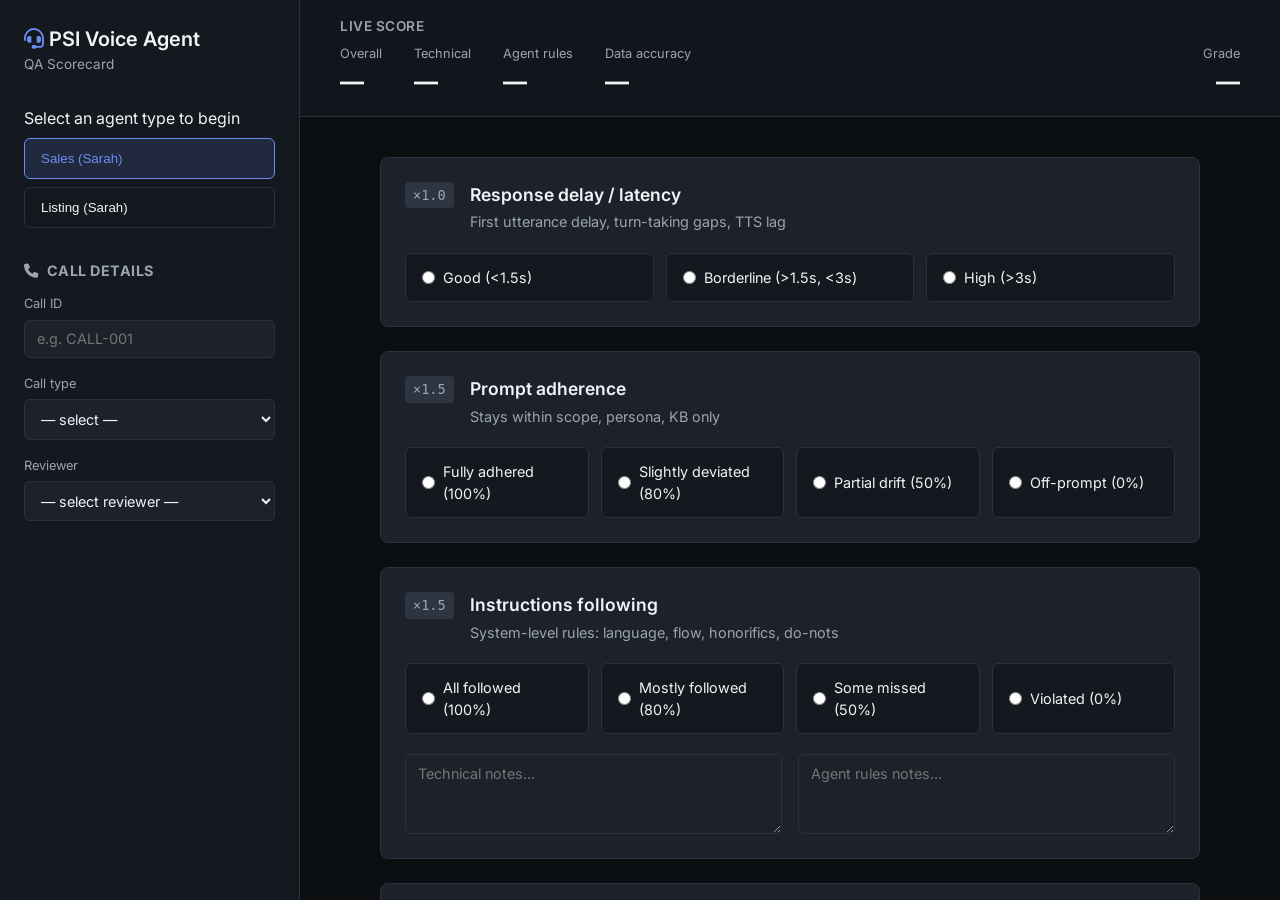
<file: Anti Gravity/scoring card/index.html>
<!DOCTYPE html>
<html lang="en">
<head>
    <meta charset="UTF-8">
    <meta name="viewport" content="width=device-width, initial-scale=1.0">
    <title>PSI Voice Agent — QA Scorecard</title>
    <link href="https://fonts.googleapis.com/css2?family=Inter:wght@300;400;500;600;700&display=swap" rel="stylesheet">
    <link rel="stylesheet" href="styles.css">
    <link href="https://cdnjs.cloudflare.com/ajax/libs/font-awesome/6.0.0/css/all.min.css" rel="stylesheet">
</head>
<body>
    <div class="app-layout">
        <!-- Sidebar context -->
        <aside class="sidebar">
            <div class="sidebar-header">
                <h1><i class="fa-solid fa-headset text-accent"></i> PSI Voice Agent</h1>
                <p>QA Scorecard</p>
            </div>

            <div class="sidebar-section">
                <label>Select an agent type to begin</label>
                <div class="agent-buttons">
                    <button class="agent-btn active" data-agent="sales">Sales (Sarah)</button>
                    <button class="agent-btn" data-agent="listing">Listing (Sarah)</button>
                </div>
            </div>

            <div class="sidebar-section">
                <h3><i class="fa-solid fa-phone"></i> Call Details</h3>
                <div class="input-group">
                    <label>Call ID</label>
                    <input type="text" id="callId" placeholder="e.g. CALL-001">
                </div>
                <div class="input-group">
                    <label>Call type</label>
                    <select id="callType">
                        <option value="" disabled selected>— select —</option>
                        <option value="Outbound">Outbound</option>
                        <option value="Inbound">Inbound</option>
                    </select>
                </div>
                <div class="input-group">
                    <label>Reviewer</label>
                    <select id="reviewerName">
                        <option value="" disabled selected>— select reviewer —</option>
                        <option value="Amr Sadek">Amr Sadek</option>
                        <option value="Mohammed Mostafa">Mohammed Mostafa</option>
                        <option value="Ali Mhanna">Ali Mhanna</option>
                        <option value="Dareen Amin">Dareen Amin</option>
                        <option value="Ahmad Khuder">Ahmad Khuder</option>
                    </select>
                </div>
            </div>
        </aside>

        <!-- Main Form Content -->
        <main class="main-content">
            <!-- Sticky Score Header -->
            <div class="score-sticky-header">
                <div class="live-score-title">Live score</div>
                <div class="score-grid">
                    <div class="score-box">
                        <span class="score-label">Overall</span>
                        <span class="score-value" id="scoreOverall">—</span>
                    </div>
                    <div class="score-box">
                        <span class="score-label">Technical</span>
                        <span class="score-value" id="scoreTech">—</span>
                    </div>
                    <div class="score-box">
                        <span class="score-label">Agent rules</span>
                        <span class="score-value" id="scoreRules">—</span>
                    </div>
                    <div class="score-box">
                        <span class="score-label">Data accuracy</span>
                        <span class="score-value" id="scoreData">—</span>
                    </div>
                    <div class="score-box grade-box">
                        <span class="score-label">Grade</span>
                        <span class="score-eval" id="gradeValue">—</span>
                    </div>
                </div>
            </div>

            <div class="form-container">
                <!-- Question Group 1: Technical -->
                <div class="question-card" data-category="technical">
                    <div class="question-header">
                        <span class="multiplier">×1.0</span>
                        <div>
                            <h3>Response delay / latency</h3>
                            <p>First utterance delay, turn-taking gaps, TTS lag</p>
                        </div>
                    </div>
                    <div class="options-row">
                        <label class="radio-card"><input type="radio" name="q_delay" value="good"> Good (&lt;1.5s)</label>
                        <label class="radio-card"><input type="radio" name="q_delay" value="borderline"> Borderline (&gt;1.5s, &lt;3s)</label>
                        <label class="radio-card"><input type="radio" name="q_delay" value="high"> High (&gt;3s)</label>
                    </div>
                </div>

                <!-- Question Group 2: Agent Rules -->
                <div class="question-card" data-category="rules">
                    <div class="question-header">
                        <span class="multiplier">×1.5</span>
                        <div>
                            <h3>Prompt adherence</h3>
                            <p>Stays within scope, persona, KB only</p>
                        </div>
                    </div>
                    <div class="options-row">
                        <label class="radio-card"><input type="radio" name="q_prompt" value="100"> Fully adhered (100%)</label>
                        <label class="radio-card"><input type="radio" name="q_prompt" value="80"> Slightly deviated (80%)</label>
                        <label class="radio-card"><input type="radio" name="q_prompt" value="50"> Partial drift (50%)</label>
                        <label class="radio-card"><input type="radio" name="q_prompt" value="0"> Off-prompt (0%)</label>
                    </div>
                </div>

                <div class="question-card" data-category="rules">
                    <div class="question-header">
                        <span class="multiplier">×1.5</span>
                        <div>
                            <h3>Instructions following</h3>
                            <p>System-level rules: language, flow, honorifics, do-nots</p>
                        </div>
                    </div>
                    <div class="options-row">
                        <label class="radio-card"><input type="radio" name="q_inst" value="100"> All followed (100%)</label>
                        <label class="radio-card"><input type="radio" name="q_inst" value="80"> Mostly followed (80%)</label>
                        <label class="radio-card"><input type="radio" name="q_inst" value="50"> Some missed (50%)</label>
                        <label class="radio-card"><input type="radio" name="q_inst" value="0"> Violated (0%)</label>
                    </div>
                    <div class="notes-section">
                        <textarea id="techNotes" placeholder="Technical notes..."></textarea>
                        <textarea id="rulesNotes" placeholder="Agent rules notes..."></textarea>
                    </div>
                </div>
                
                <div class="question-card" data-category="rules">
                    <div class="question-header">
                        <span class="multiplier">×1.0</span>
                        <div>
                            <h3>Noise & Background Chatter</h3>
                            <p>Ignored side conversations and only addressed caller</p>
                        </div>
                    </div>
                    <div class="options-row">
                        <label class="radio-card"><input type="radio" name="q_noise" value="100"> Ignored properly (100%)</label>
                        <label class="radio-card"><input type="radio" name="q_noise" value="80"> Minor hesitation (80%)</label>
                        <label class="radio-card"><input type="radio" name="q_noise" value="50"> Responded/Paused briefly (50%)</label>
                        <label class="radio-card"><input type="radio" name="q_noise" value="0"> Major disruption (0%)</label>
                        <label class="radio-card"><input type="radio" name="q_noise" value="na"> N/A (No noise)</label>
                    </div>
                </div>

                <!-- Custom Listing Agent Section -->
                <div id="listingAgentSection" style="display: none;">
                    <div class="question-card" data-category="rules">
                        <div class="question-header">
                            <span class="multiplier">×1.5</span>
                            <div>
                                <h3>Madmoun law handling</h3>
                                <p>Max 3 agencies or 1 exclusive — correct if asked</p>
                            </div>
                        </div>
                        <div class="options-row">
                            <label class="radio-card"><input type="radio" name="q_madmoun" value="100"> Correct (100%)</label>
                            <label class="radio-card"><input type="radio" name="q_madmoun" value="50"> Incomplete (50%)</label>
                            <label class="radio-card"><input type="radio" name="q_madmoun" value="0"> Wrong (0%)</label>
                            <label class="radio-card"><input type="radio" name="q_madmoun" value="na"> Not asked</label>
                        </div>
                    </div>

                    <div class="question-card" data-category="rules">
                        <div class="question-header">
                            <span class="multiplier">×1.5</span>
                            <div>
                                <h3>No contact details solicited</h3>
                                <p>Never asked for phone/WhatsApp/email directly</p>
                            </div>
                        </div>
                        <div class="options-row">
                            <label class="radio-card"><input type="radio" name="q_contact" value="100"> Clean (100%)</label>
                            <label class="radio-card"><input type="radio" name="q_contact" value="0"> Asked for contact (0%)</label>
                        </div>
                    </div>


                </div>

                <!-- Detection Accuracy Section (Common) -->
                <div class="question-card" data-category="rules">
                    <div class="question-header">
                        <span class="multiplier">×1.5</span>
                        <div>
                            <h3>Intent / entity detection</h3>
                            <p>Name, budget, unit type extracted correctly</p>
                        </div>
                    </div>
                    <div class="options-row">
                        <label class="radio-card"><input type="radio" name="q_intent" value="100"> Accurate (100%)</label>
                        <label class="radio-card"><input type="radio" name="q_intent" value="80"> Mostly accurate (80%)</label>
                        <label class="radio-card"><input type="radio" name="q_intent" value="50"> Partial (50%)</label>
                        <label class="radio-card"><input type="radio" name="q_intent" value="0"> Inaccurate (0%)</label>
                    </div>
                </div>

                <div class="question-card" data-category="rules">
                    <div class="question-header">
                        <span class="multiplier">×1.0</span>
                        <div>
                            <h3>Sentiment / frustration reading</h3>
                            <p>Detected frustration/tiredness and applied objection handling</p>
                        </div>
                    </div>
                    <div class="options-row">
                        <label class="radio-card"><input type="radio" name="q_sentiment" value="100"> Correct (100%)</label>
                        <label class="radio-card"><input type="radio" name="q_sentiment" value="80"> Slightly misread (80%)</label>
                        <label class="radio-card"><input type="radio" name="q_sentiment" value="50"> Off (50%)</label>
                        <label class="radio-card"><input type="radio" name="q_sentiment" value="0"> Missed (0%)</label>
                        <label class="radio-card"><input type="radio" name="q_sentiment" value="na"> N/A</label>
                    </div>
                </div>

                <div class="question-card" data-category="rules">
                    <div class="question-header">
                        <span class="multiplier">×1.5</span>
                        <div>
                            <h3>Interest level detection</h3>
                            <p>Interest signals tracked before closing the lead</p>
                        </div>
                    </div>
                    <div class="options-row">
                        <label class="radio-card"><input type="radio" name="q_interest" value="100"> Correct (100%)</label>
                        <label class="radio-card"><input type="radio" name="q_interest" value="80"> Mostly Tracked (80%)</label>
                        <label class="radio-card"><input type="radio" name="q_interest" value="50"> Partial (50%)</label>
                        <label class="radio-card"><input type="radio" name="q_interest" value="0"> Missed (0%)</label>
                    </div>
                </div>

                <div class="question-card" data-category="rules">
                    <div class="question-header">
                        <span class="multiplier">×1.0</span>
                        <div>
                            <h3>Wrong person handling</h3>
                            <p>Correct script when person is not the target contact</p>
                        </div>
                    </div>
                    <div class="options-row">
                        <label class="radio-card"><input type="radio" name="q_wrongperson" value="100"> Correct (100%)</label>
                        <label class="radio-card"><input type="radio" name="q_wrongperson" value="0"> Wrong handling (0%)</label>
                        <label class="radio-card"><input type="radio" name="q_wrongperson" value="na"> Not triggered</label>
                    </div>
                    <textarea id="detectionNotes" placeholder="Detection accuracy notes..." style="margin-top: 15px;"></textarea>
                </div>

                <!-- Question Group 3: Data Accuracy (Tags & Memory) -->
                <div class="question-card" data-category="data">
                    <div class="question-header">
                        <span class="multiplier">×2.0</span>
                        <div>
                            <h3>Outcome tag accuracy</h3>
                            <p>Were correct outcome tags applied at end of call?</p>
                        </div>
                    </div>
                    <div class="options-row">
                        <label class="radio-card"><input type="radio" name="q_tags" value="100"> All correct (100%)</label>
                        <label class="radio-card"><input type="radio" name="q_tags" value="80"> Mostly Correct (80%)</label>
                        <label class="radio-card"><input type="radio" name="q_tags" value="50"> Partially correct (50%)</label>
                        <label class="radio-card"><input type="radio" name="q_tags" value="0"> Wrong/missing (0%)</label>
                    </div>
                    <div class="tag-audit-section">
                        <p class="audit-hint">Tag audit — click to cycle: unreviewed → correct → missed → hallucinated</p>
                        <div id="tagList" class="tag-list">
                            <!-- Dynamic tags will be injected here -->
                        </div>
                        <div class="add-tag-form">
                            <input type="text" id="customTagInput" placeholder="Add custom tag...">
                            <button id="addCustomTagBtn" class="btn secondary small">+ Add</button>
                        </div>
                        <textarea id="tagNotes" placeholder="Tag notes..."></textarea>
                    </div>
                </div>

                <div class="question-card" data-category="data">
                    <div class="question-header">
                        <span class="multiplier">×2.0</span>
                        <div>
                            <h3>Overall memory fields extraction</h3>
                            <p>Accuracy of memory field capture across the call</p>
                        </div>
                    </div>
                    <div class="options-row">
                        <label class="radio-card"><input type="radio" name="q_memory" value="100"> All correct (100%)</label>
                        <label class="radio-card"><input type="radio" name="q_memory" value="80"> Mostly Correct (80%)</label>
                        <label class="radio-card"><input type="radio" name="q_memory" value="50"> Partial (50%)</label>
                        <label class="radio-card"><input type="radio" name="q_memory" value="0"> Poor (0%)</label>
                        <label class="radio-card"><input type="radio" name="q_memory" value="na"> N/A</label>
                    </div>
                    <div class="memory-audit-section">
                        <table class="memory-table">
                            <thead>
                                <tr>
                                    <th>Field</th>
                                    <th>Expected</th>
                                    <th>Captured by agent</th>
                                    <th>Status</th>
                                </tr>
                            </thead>
                            <tbody id="memoryTableBody">
                                <!-- Dynamic fields injected here -->
                            </tbody>
                        </table>
                        <button id="addMemoryFieldBtn" class="btn secondary small" style="margin-top: 10px;">+ Add field</button>
                        <textarea id="memoryNotes" placeholder="Memory notes..." style="margin-top: 15px;"></textarea>
                    </div>
                </div>

                <div class="question-card" data-category="data">
                    <div class="question-header">
                        <span class="multiplier">×2.0</span>
                        <div>
                            <h3>Hallucination severity</h3>
                            <p>Invented facts, prices, or context not in KB</p>
                        </div>
                    </div>
                    <div class="options-row">
                        <label class="radio-card"><input type="radio" name="q_hallucination" value="100"> None detected (100%)</label>
                        <label class="radio-card"><input type="radio" name="q_hallucination" value="80"> Very Minor (80%)</label>
                        <label class="radio-card"><input type="radio" name="q_hallucination" value="50"> Minor/low risk (50%)</label>
                        <label class="radio-card"><input type="radio" name="q_hallucination" value="0"> Significant (0%)</label>
                    </div>
                </div>

                <div class="question-card" data-category="data">
                    <div class="question-header">
                        <span class="multiplier">×2.0</span>
                        <div>
                            <h3>Price invention</h3>
                            <p>Quoted prices not in KB or wrong conversion</p>
                        </div>
                    </div>
                    <div class="options-row">
                        <label class="radio-card"><input type="radio" name="q_price" value="100"> No invented prices (100%)</label>
                        <label class="radio-card"><input type="radio" name="q_price" value="50"> Conversion error (50%)</label>
                        <label class="radio-card"><input type="radio" name="q_price" value="0"> Invented price (0%)</label>
                        <label class="radio-card"><input type="radio" name="q_price" value="na"> Price not raised</label>
                    </div>
                    <textarea id="hallucinationNotes" placeholder="Hallucination detected — log details" style="margin-top: 15px;"></textarea>
                </div>

                <!-- Footer Submit -->
                <div class="submit-section">
                    <button id="submitScorecardBtn" class="btn primary large">Submit to Google Sheets</button>
                    <p class="submit-hint">Submit scorecard. Each submission adds one row to your sheet with all scored fields, tags, memory fields, verdict, and timestamps.</p>
                </div>
            </div>
        </main>
    </div>

    <!-- Template for tag cycle buttons -->
    <template id="tagCycleTemplate">
        <button class="tag-cycle-btn unreviewed">
            <span class="tag-name"></span>
            <span class="tag-state"><i class="fa-solid fa-circle-question"></i></span>
        </button>
    </template>

    <script src="app.js"></script>
</body>
</html>
</file>
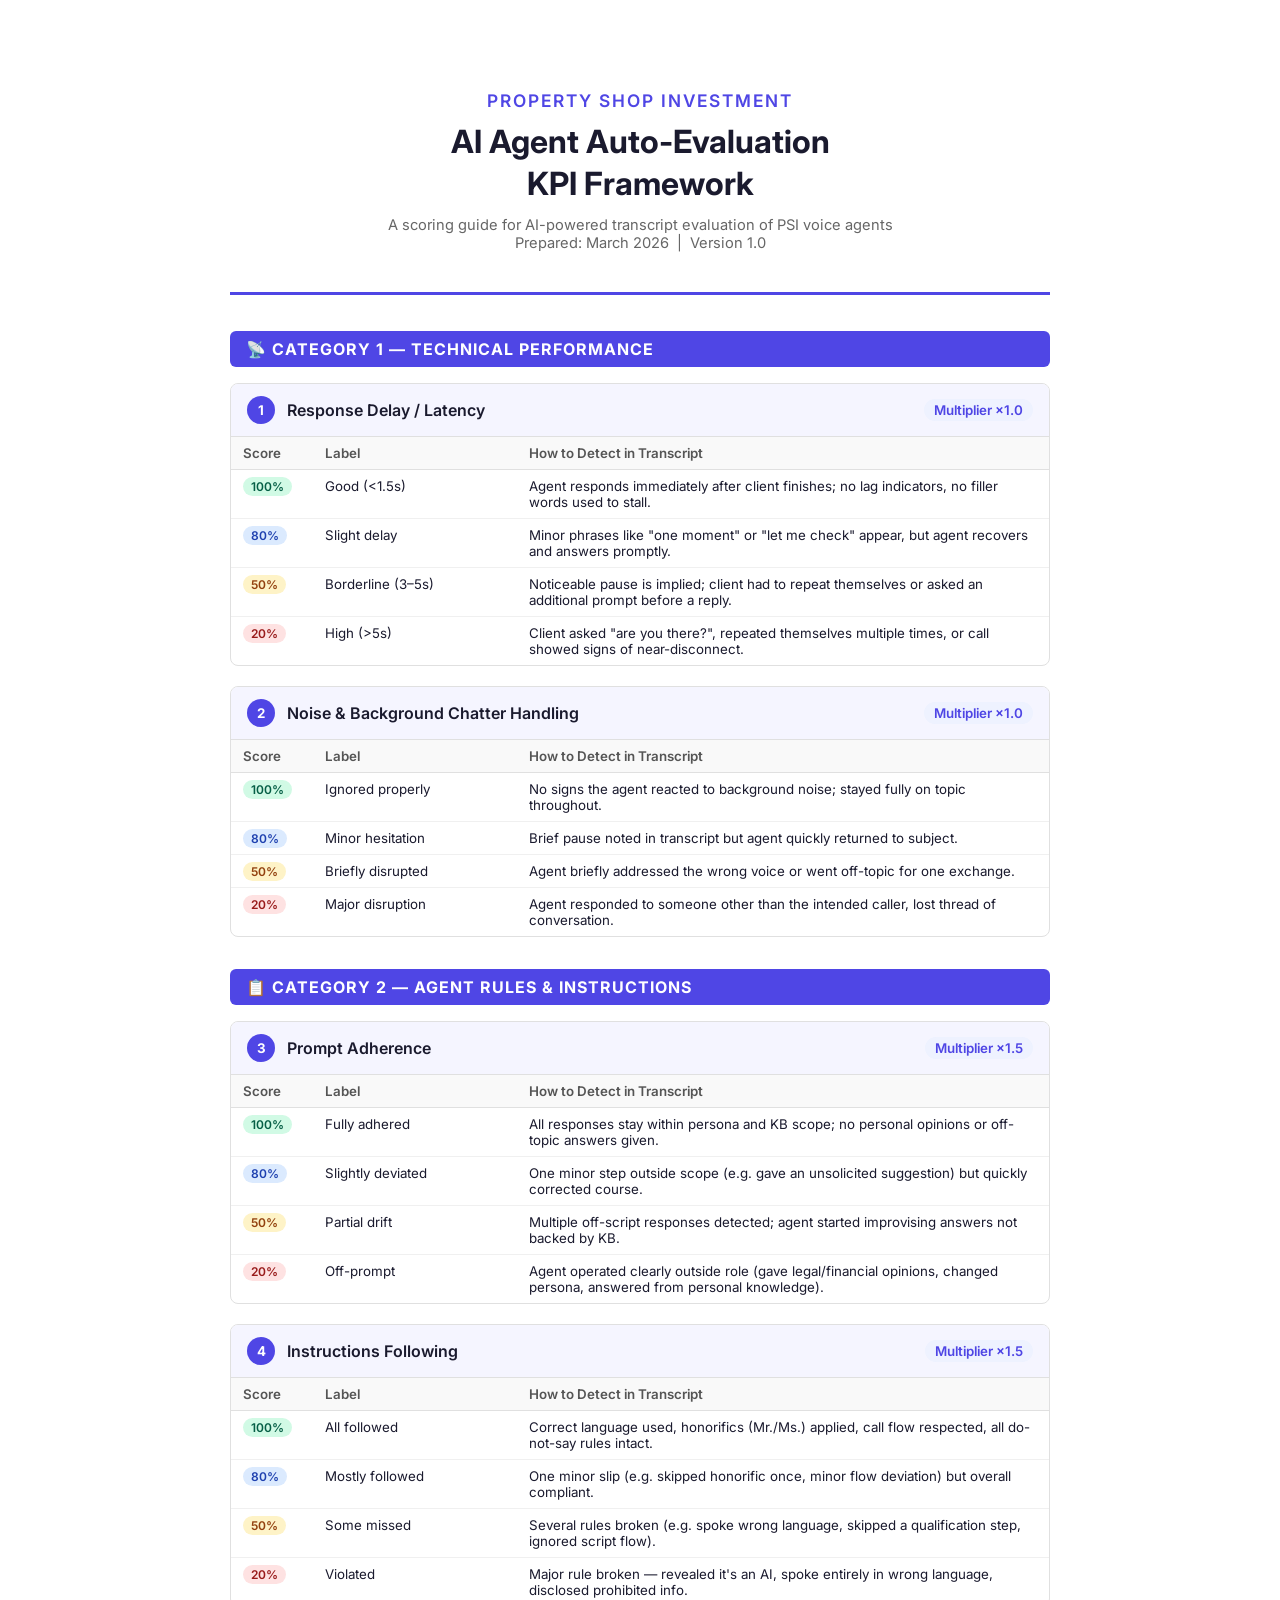
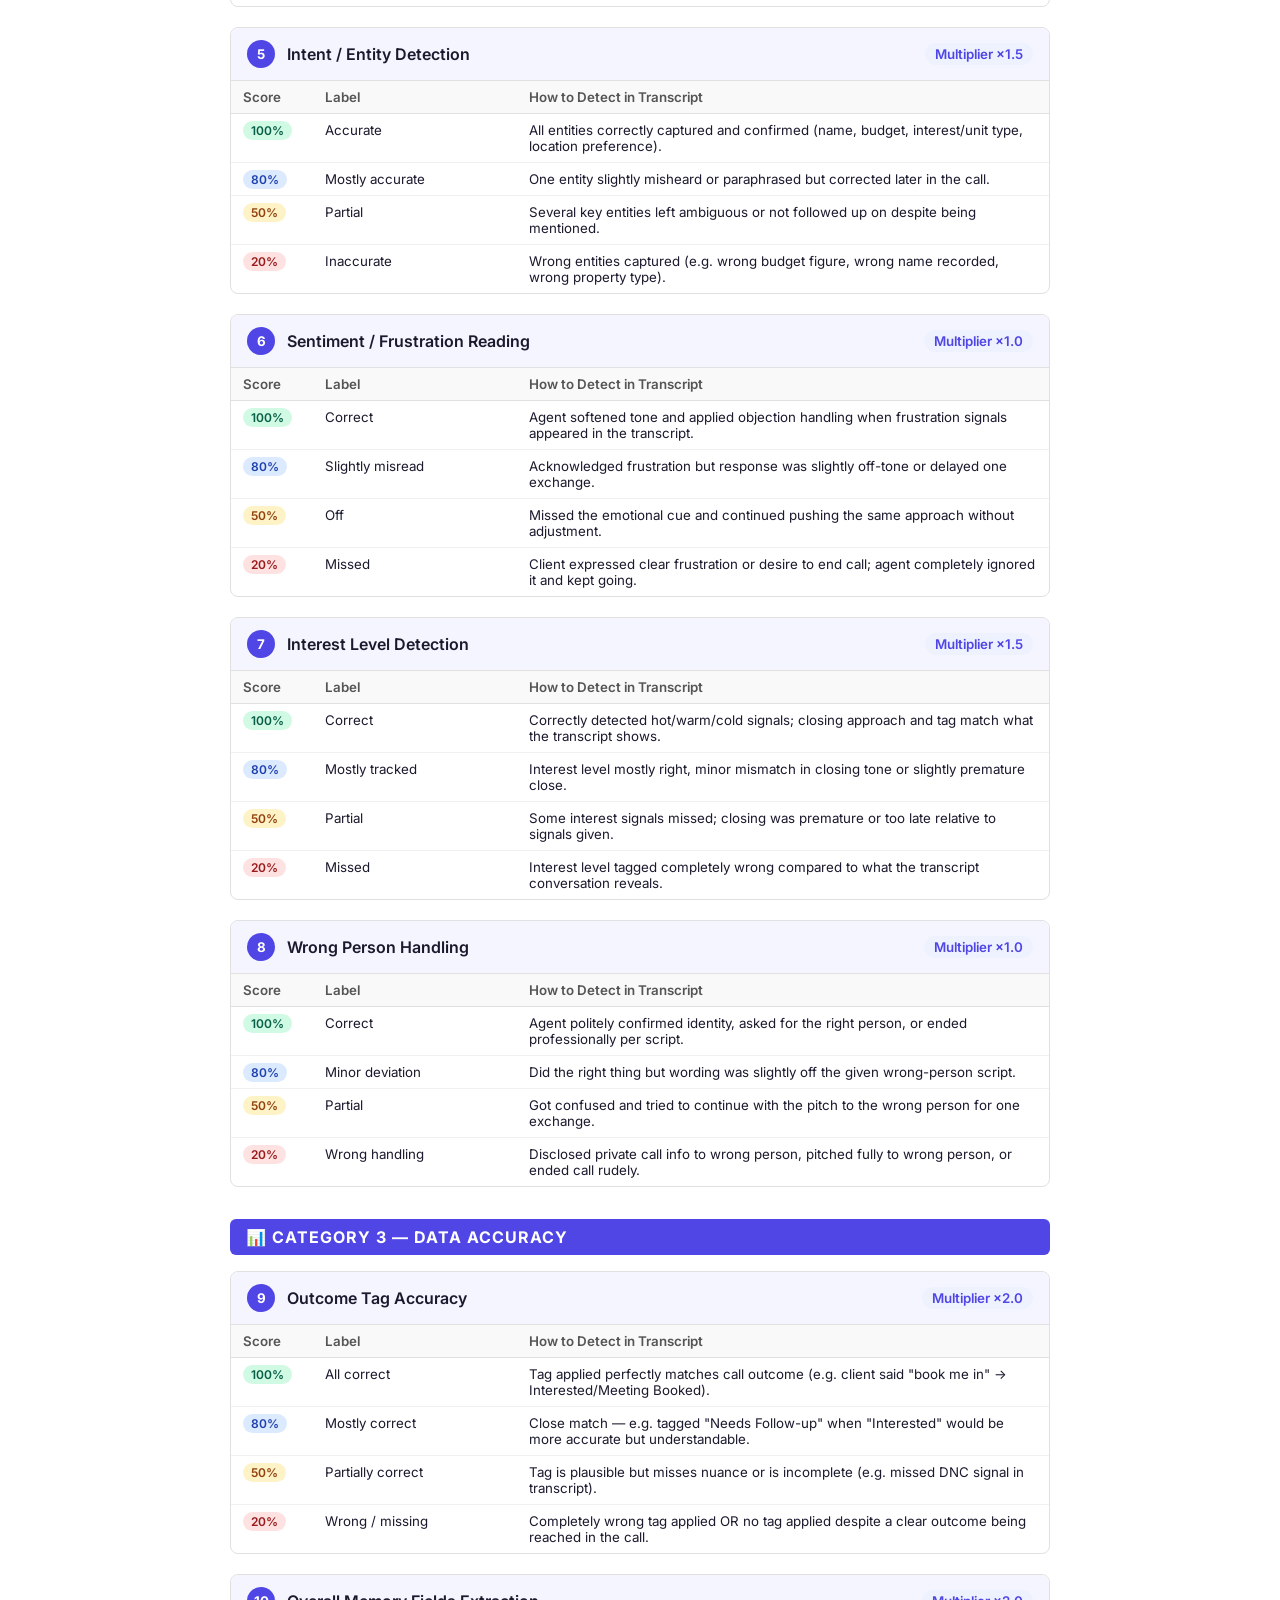
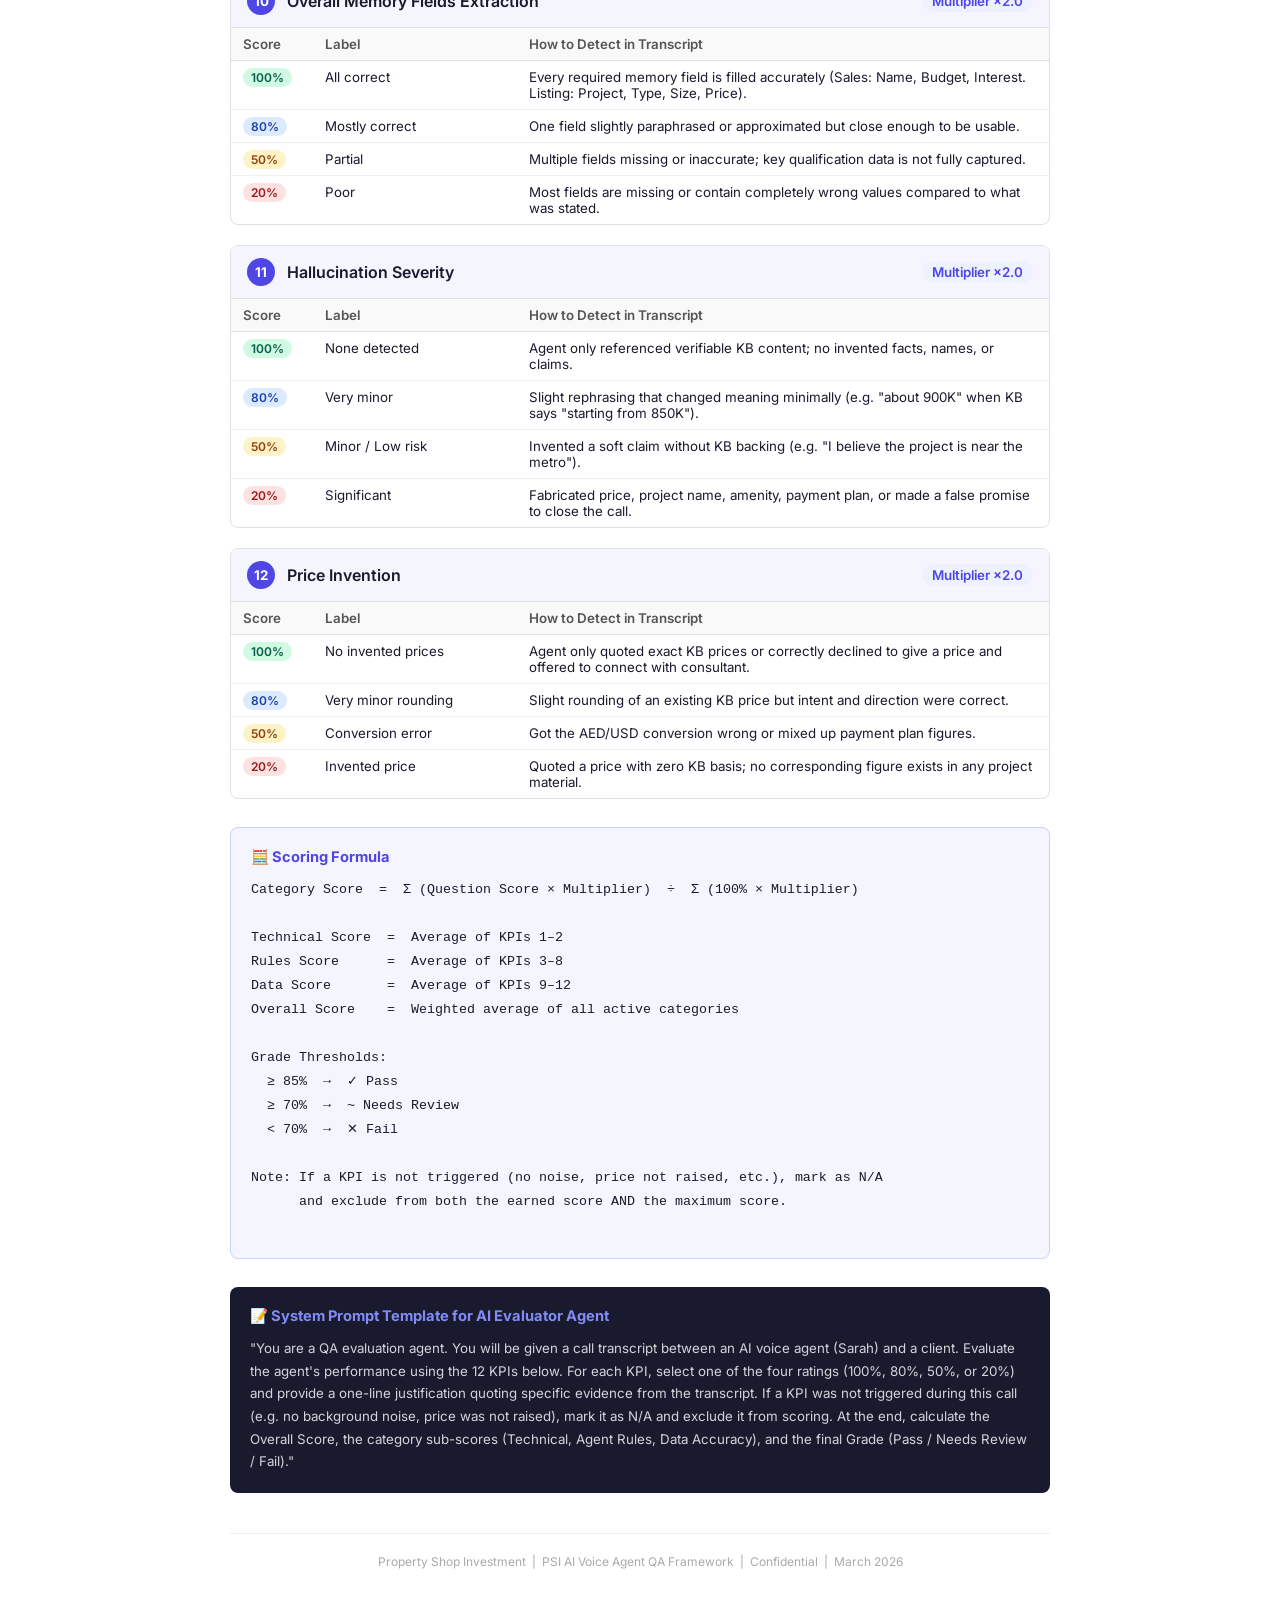
<file: Anti Gravity/KPI Framework/PSI_AI_Agent_KPI_Framework.html>
<!DOCTYPE html>
<html lang="en">
<head>
<meta charset="UTF-8">
<meta name="viewport" content="width=device-width, initial-scale=1.0">
<title>PSI Voice Agent — AI Auto-Evaluation KPI Framework</title>
<link href="https://fonts.googleapis.com/css2?family=Inter:wght@300;400;500;600;700&display=swap" rel="stylesheet">
<style>
  * { margin: 0; padding: 0; box-sizing: border-box; }

  body {
    font-family: 'Inter', Arial, sans-serif;
    font-size: 11pt;
    color: #1a1a2e;
    background: #fff;
    padding: 40px;
    max-width: 900px;
    margin: auto;
  }

  /* Cover Header */
  .cover {
    text-align: center;
    padding: 50px 20px 40px;
    border-bottom: 3px solid #4f46e5;
    margin-bottom: 36px;
  }
  .cover .logo-text {
    font-size: 13pt;
    font-weight: 600;
    color: #4f46e5;
    letter-spacing: 2px;
    text-transform: uppercase;
    margin-bottom: 10px;
  }
  .cover h1 {
    font-size: 24pt;
    font-weight: 700;
    color: #1a1a2e;
    line-height: 1.3;
    margin-bottom: 12px;
  }
  .cover p {
    font-size: 11pt;
    color: #666;
  }

  /* Section labels */
  .section-title {
    font-size: 12pt;
    font-weight: 700;
    color: #fff;
    background: #4f46e5;
    padding: 8px 16px;
    border-radius: 6px;
    margin: 32px 0 16px;
    text-transform: uppercase;
    letter-spacing: 1px;
  }

  /* KPI Card */
  .kpi-card {
    border: 1px solid #e0e0e0;
    border-radius: 8px;
    margin-bottom: 20px;
    overflow: hidden;
    page-break-inside: avoid;
  }
  .kpi-header {
    background: #f5f5ff;
    padding: 12px 16px;
    display: flex;
    align-items: center;
    gap: 12px;
    border-bottom: 1px solid #e0e0e0;
  }
  .kpi-number {
    background: #4f46e5;
    color: white;
    font-weight: 700;
    font-size: 10pt;
    width: 28px;
    height: 28px;
    border-radius: 50%;
    display: flex;
    align-items: center;
    justify-content: center;
    flex-shrink: 0;
  }
  .kpi-title {
    font-size: 12pt;
    font-weight: 600;
    color: #1a1a2e;
  }
  .kpi-weight {
    margin-left: auto;
    font-size: 10pt;
    font-weight: 600;
    color: #4f46e5;
    background: #eef2ff;
    padding: 3px 10px;
    border-radius: 20px;
    white-space: nowrap;
  }
  .kpi-body {
    padding: 0;
  }

  /* Score Table */
  table {
    width: 100%;
    border-collapse: collapse;
    font-size: 10pt;
  }
  thead tr {
    background: #f9f9f9;
  }
  th {
    padding: 8px 12px;
    text-align: left;
    font-weight: 600;
    color: #555;
    border-bottom: 1px solid #e0e0e0;
  }
  td {
    padding: 8px 12px;
    border-bottom: 1px solid #f0f0f0;
    vertical-align: top;
  }
  tr:last-child td { border-bottom: none; }

  .badge-100 { background: #d1fae5; color: #065f46; font-weight: 600; padding: 2px 8px; border-radius: 20px; white-space: nowrap; font-size: 9pt; }
  .badge-80  { background: #dbeafe; color: #1e40af; font-weight: 600; padding: 2px 8px; border-radius: 20px; white-space: nowrap; font-size: 9pt; }
  .badge-50  { background: #fef3c7; color: #92400e; font-weight: 600; padding: 2px 8px; border-radius: 20px; white-space: nowrap; font-size: 9pt; }
  .badge-20  { background: #fee2e2; color: #991b1b; font-weight: 600; padding: 2px 8px; border-radius: 20px; white-space: nowrap; font-size: 9pt; }

  /* Formula Box */
  .formula-box {
    background: #f5f5ff;
    border: 1px solid #c7d2fe;
    border-radius: 8px;
    padding: 20px;
    margin: 28px 0;
  }
  .formula-box h3 {
    font-size: 11pt;
    font-weight: 700;
    color: #4f46e5;
    margin-bottom: 12px;
  }
  .formula-box pre {
    font-family: 'Courier New', monospace;
    font-size: 10pt;
    color: #1a1a2e;
    line-height: 1.8;
    white-space: pre-wrap;
  }

  /* Prompt Box */
  .prompt-box {
    background: #1a1a2e;
    color: #e2e8f0;
    border-radius: 8px;
    padding: 20px;
    margin: 28px 0;
    page-break-inside: avoid;
  }
  .prompt-box h3 {
    font-size: 11pt;
    font-weight: 700;
    color: #818cf8;
    margin-bottom: 12px;
  }
  .prompt-box p {
    font-size: 10pt;
    line-height: 1.7;
    color: #d1d5db;
  }

  /* Footer */
  .footer {
    text-align: center;
    color: #aaa;
    font-size: 9pt;
    border-top: 1px solid #eee;
    padding-top: 20px;
    margin-top: 40px;
  }

  @media print {
    body { padding: 20px; font-size: 10pt; }
    .kpi-card { page-break-inside: avoid; }
    .section-title { page-break-after: avoid; }
    .cover { page-break-after: always; }
  }
</style>
</head>
<body>

<div class="cover">
  <div class="logo-text">Property Shop Investment</div>
  <h1>AI Agent Auto-Evaluation<br>KPI Framework</h1>
  <p>A scoring guide for AI-powered transcript evaluation of PSI voice agents<br>
  Prepared: March 2026 &nbsp;|&nbsp; Version 1.0</p>
</div>

<!-- CATEGORY 1 -->
<div class="section-title">📡 Category 1 — Technical Performance</div>

<div class="kpi-card">
  <div class="kpi-header">
    <div class="kpi-number">1</div>
    <div class="kpi-title">Response Delay / Latency</div>
    <div class="kpi-weight">Multiplier ×1.0</div>
  </div>
  <div class="kpi-body">
    <table>
      <thead><tr><th width="10%">Score</th><th width="25%">Label</th><th>How to Detect in Transcript</th></tr></thead>
      <tbody>
        <tr><td><span class="badge-100">100%</span></td><td>Good (&lt;1.5s)</td><td>Agent responds immediately after client finishes; no lag indicators, no filler words used to stall.</td></tr>
        <tr><td><span class="badge-80">80%</span></td><td>Slight delay</td><td>Minor phrases like "one moment" or "let me check" appear, but agent recovers and answers promptly.</td></tr>
        <tr><td><span class="badge-50">50%</span></td><td>Borderline (3–5s)</td><td>Noticeable pause is implied; client had to repeat themselves or asked an additional prompt before a reply.</td></tr>
        <tr><td><span class="badge-20">20%</span></td><td>High (&gt;5s)</td><td>Client asked "are you there?", repeated themselves multiple times, or call showed signs of near-disconnect.</td></tr>
      </tbody>
    </table>
  </div>
</div>

<div class="kpi-card">
  <div class="kpi-header">
    <div class="kpi-number">2</div>
    <div class="kpi-title">Noise &amp; Background Chatter Handling</div>
    <div class="kpi-weight">Multiplier ×1.0</div>
  </div>
  <div class="kpi-body">
    <table>
      <thead><tr><th width="10%">Score</th><th width="25%">Label</th><th>How to Detect in Transcript</th></tr></thead>
      <tbody>
        <tr><td><span class="badge-100">100%</span></td><td>Ignored properly</td><td>No signs the agent reacted to background noise; stayed fully on topic throughout.</td></tr>
        <tr><td><span class="badge-80">80%</span></td><td>Minor hesitation</td><td>Brief pause noted in transcript but agent quickly returned to subject.</td></tr>
        <tr><td><span class="badge-50">50%</span></td><td>Briefly disrupted</td><td>Agent briefly addressed the wrong voice or went off-topic for one exchange.</td></tr>
        <tr><td><span class="badge-20">20%</span></td><td>Major disruption</td><td>Agent responded to someone other than the intended caller, lost thread of conversation.</td></tr>
      </tbody>
    </table>
  </div>
</div>

<!-- CATEGORY 2 -->
<div class="section-title">📋 Category 2 — Agent Rules &amp; Instructions</div>

<div class="kpi-card">
  <div class="kpi-header">
    <div class="kpi-number">3</div>
    <div class="kpi-title">Prompt Adherence</div>
    <div class="kpi-weight">Multiplier ×1.5</div>
  </div>
  <div class="kpi-body">
    <table>
      <thead><tr><th width="10%">Score</th><th width="25%">Label</th><th>How to Detect in Transcript</th></tr></thead>
      <tbody>
        <tr><td><span class="badge-100">100%</span></td><td>Fully adhered</td><td>All responses stay within persona and KB scope; no personal opinions or off-topic answers given.</td></tr>
        <tr><td><span class="badge-80">80%</span></td><td>Slightly deviated</td><td>One minor step outside scope (e.g. gave an unsolicited suggestion) but quickly corrected course.</td></tr>
        <tr><td><span class="badge-50">50%</span></td><td>Partial drift</td><td>Multiple off-script responses detected; agent started improvising answers not backed by KB.</td></tr>
        <tr><td><span class="badge-20">20%</span></td><td>Off-prompt</td><td>Agent operated clearly outside role (gave legal/financial opinions, changed persona, answered from personal knowledge).</td></tr>
      </tbody>
    </table>
  </div>
</div>

<div class="kpi-card">
  <div class="kpi-header">
    <div class="kpi-number">4</div>
    <div class="kpi-title">Instructions Following</div>
    <div class="kpi-weight">Multiplier ×1.5</div>
  </div>
  <div class="kpi-body">
    <table>
      <thead><tr><th width="10%">Score</th><th width="25%">Label</th><th>How to Detect in Transcript</th></tr></thead>
      <tbody>
        <tr><td><span class="badge-100">100%</span></td><td>All followed</td><td>Correct language used, honorifics (Mr./Ms.) applied, call flow respected, all do-not-say rules intact.</td></tr>
        <tr><td><span class="badge-80">80%</span></td><td>Mostly followed</td><td>One minor slip (e.g. skipped honorific once, minor flow deviation) but overall compliant.</td></tr>
        <tr><td><span class="badge-50">50%</span></td><td>Some missed</td><td>Several rules broken (e.g. spoke wrong language, skipped a qualification step, ignored script flow).</td></tr>
        <tr><td><span class="badge-20">20%</span></td><td>Violated</td><td>Major rule broken — revealed it's an AI, spoke entirely in wrong language, disclosed prohibited info.</td></tr>
      </tbody>
    </table>
  </div>
</div>

<div class="kpi-card">
  <div class="kpi-header">
    <div class="kpi-number">5</div>
    <div class="kpi-title">Intent / Entity Detection</div>
    <div class="kpi-weight">Multiplier ×1.5</div>
  </div>
  <div class="kpi-body">
    <table>
      <thead><tr><th width="10%">Score</th><th width="25%">Label</th><th>How to Detect in Transcript</th></tr></thead>
      <tbody>
        <tr><td><span class="badge-100">100%</span></td><td>Accurate</td><td>All entities correctly captured and confirmed (name, budget, interest/unit type, location preference).</td></tr>
        <tr><td><span class="badge-80">80%</span></td><td>Mostly accurate</td><td>One entity slightly misheard or paraphrased but corrected later in the call.</td></tr>
        <tr><td><span class="badge-50">50%</span></td><td>Partial</td><td>Several key entities left ambiguous or not followed up on despite being mentioned.</td></tr>
        <tr><td><span class="badge-20">20%</span></td><td>Inaccurate</td><td>Wrong entities captured (e.g. wrong budget figure, wrong name recorded, wrong property type).</td></tr>
      </tbody>
    </table>
  </div>
</div>

<div class="kpi-card">
  <div class="kpi-header">
    <div class="kpi-number">6</div>
    <div class="kpi-title">Sentiment / Frustration Reading</div>
    <div class="kpi-weight">Multiplier ×1.0</div>
  </div>
  <div class="kpi-body">
    <table>
      <thead><tr><th width="10%">Score</th><th width="25%">Label</th><th>How to Detect in Transcript</th></tr></thead>
      <tbody>
        <tr><td><span class="badge-100">100%</span></td><td>Correct</td><td>Agent softened tone and applied objection handling when frustration signals appeared in the transcript.</td></tr>
        <tr><td><span class="badge-80">80%</span></td><td>Slightly misread</td><td>Acknowledged frustration but response was slightly off-tone or delayed one exchange.</td></tr>
        <tr><td><span class="badge-50">50%</span></td><td>Off</td><td>Missed the emotional cue and continued pushing the same approach without adjustment.</td></tr>
        <tr><td><span class="badge-20">20%</span></td><td>Missed</td><td>Client expressed clear frustration or desire to end call; agent completely ignored it and kept going.</td></tr>
      </tbody>
    </table>
  </div>
</div>

<div class="kpi-card">
  <div class="kpi-header">
    <div class="kpi-number">7</div>
    <div class="kpi-title">Interest Level Detection</div>
    <div class="kpi-weight">Multiplier ×1.5</div>
  </div>
  <div class="kpi-body">
    <table>
      <thead><tr><th width="10%">Score</th><th width="25%">Label</th><th>How to Detect in Transcript</th></tr></thead>
      <tbody>
        <tr><td><span class="badge-100">100%</span></td><td>Correct</td><td>Correctly detected hot/warm/cold signals; closing approach and tag match what the transcript shows.</td></tr>
        <tr><td><span class="badge-80">80%</span></td><td>Mostly tracked</td><td>Interest level mostly right, minor mismatch in closing tone or slightly premature close.</td></tr>
        <tr><td><span class="badge-50">50%</span></td><td>Partial</td><td>Some interest signals missed; closing was premature or too late relative to signals given.</td></tr>
        <tr><td><span class="badge-20">20%</span></td><td>Missed</td><td>Interest level tagged completely wrong compared to what the transcript conversation reveals.</td></tr>
      </tbody>
    </table>
  </div>
</div>

<div class="kpi-card">
  <div class="kpi-header">
    <div class="kpi-number">8</div>
    <div class="kpi-title">Wrong Person Handling</div>
    <div class="kpi-weight">Multiplier ×1.0</div>
  </div>
  <div class="kpi-body">
    <table>
      <thead><tr><th width="10%">Score</th><th width="25%">Label</th><th>How to Detect in Transcript</th></tr></thead>
      <tbody>
        <tr><td><span class="badge-100">100%</span></td><td>Correct</td><td>Agent politely confirmed identity, asked for the right person, or ended professionally per script.</td></tr>
        <tr><td><span class="badge-80">80%</span></td><td>Minor deviation</td><td>Did the right thing but wording was slightly off the given wrong-person script.</td></tr>
        <tr><td><span class="badge-50">50%</span></td><td>Partial</td><td>Got confused and tried to continue with the pitch to the wrong person for one exchange.</td></tr>
        <tr><td><span class="badge-20">20%</span></td><td>Wrong handling</td><td>Disclosed private call info to wrong person, pitched fully to wrong person, or ended call rudely.</td></tr>
      </tbody>
    </table>
  </div>
</div>

<!-- CATEGORY 3 -->
<div class="section-title">📊 Category 3 — Data Accuracy</div>

<div class="kpi-card">
  <div class="kpi-header">
    <div class="kpi-number">9</div>
    <div class="kpi-title">Outcome Tag Accuracy</div>
    <div class="kpi-weight">Multiplier ×2.0</div>
  </div>
  <div class="kpi-body">
    <table>
      <thead><tr><th width="10%">Score</th><th width="25%">Label</th><th>How to Detect in Transcript</th></tr></thead>
      <tbody>
        <tr><td><span class="badge-100">100%</span></td><td>All correct</td><td>Tag applied perfectly matches call outcome (e.g. client said "book me in" → Interested/Meeting Booked).</td></tr>
        <tr><td><span class="badge-80">80%</span></td><td>Mostly correct</td><td>Close match — e.g. tagged "Needs Follow-up" when "Interested" would be more accurate but understandable.</td></tr>
        <tr><td><span class="badge-50">50%</span></td><td>Partially correct</td><td>Tag is plausible but misses nuance or is incomplete (e.g. missed DNC signal in transcript).</td></tr>
        <tr><td><span class="badge-20">20%</span></td><td>Wrong / missing</td><td>Completely wrong tag applied OR no tag applied despite a clear outcome being reached in the call.</td></tr>
      </tbody>
    </table>
  </div>
</div>

<div class="kpi-card">
  <div class="kpi-header">
    <div class="kpi-number">10</div>
    <div class="kpi-title">Overall Memory Fields Extraction</div>
    <div class="kpi-weight">Multiplier ×2.0</div>
  </div>
  <div class="kpi-body">
    <table>
      <thead><tr><th width="10%">Score</th><th width="25%">Label</th><th>How to Detect in Transcript</th></tr></thead>
      <tbody>
        <tr><td><span class="badge-100">100%</span></td><td>All correct</td><td>Every required memory field is filled accurately (Sales: Name, Budget, Interest. Listing: Project, Type, Size, Price).</td></tr>
        <tr><td><span class="badge-80">80%</span></td><td>Mostly correct</td><td>One field slightly paraphrased or approximated but close enough to be usable.</td></tr>
        <tr><td><span class="badge-50">50%</span></td><td>Partial</td><td>Multiple fields missing or inaccurate; key qualification data is not fully captured.</td></tr>
        <tr><td><span class="badge-20">20%</span></td><td>Poor</td><td>Most fields are missing or contain completely wrong values compared to what was stated.</td></tr>
      </tbody>
    </table>
  </div>
</div>

<div class="kpi-card">
  <div class="kpi-header">
    <div class="kpi-number">11</div>
    <div class="kpi-title">Hallucination Severity</div>
    <div class="kpi-weight">Multiplier ×2.0</div>
  </div>
  <div class="kpi-body">
    <table>
      <thead><tr><th width="10%">Score</th><th width="25%">Label</th><th>How to Detect in Transcript</th></tr></thead>
      <tbody>
        <tr><td><span class="badge-100">100%</span></td><td>None detected</td><td>Agent only referenced verifiable KB content; no invented facts, names, or claims.</td></tr>
        <tr><td><span class="badge-80">80%</span></td><td>Very minor</td><td>Slight rephrasing that changed meaning minimally (e.g. "about 900K" when KB says "starting from 850K").</td></tr>
        <tr><td><span class="badge-50">50%</span></td><td>Minor / Low risk</td><td>Invented a soft claim without KB backing (e.g. "I believe the project is near the metro").</td></tr>
        <tr><td><span class="badge-20">20%</span></td><td>Significant</td><td>Fabricated price, project name, amenity, payment plan, or made a false promise to close the call.</td></tr>
      </tbody>
    </table>
  </div>
</div>

<div class="kpi-card">
  <div class="kpi-header">
    <div class="kpi-number">12</div>
    <div class="kpi-title">Price Invention</div>
    <div class="kpi-weight">Multiplier ×2.0</div>
  </div>
  <div class="kpi-body">
    <table>
      <thead><tr><th width="10%">Score</th><th width="25%">Label</th><th>How to Detect in Transcript</th></tr></thead>
      <tbody>
        <tr><td><span class="badge-100">100%</span></td><td>No invented prices</td><td>Agent only quoted exact KB prices or correctly declined to give a price and offered to connect with consultant.</td></tr>
        <tr><td><span class="badge-80">80%</span></td><td>Very minor rounding</td><td>Slight rounding of an existing KB price but intent and direction were correct.</td></tr>
        <tr><td><span class="badge-50">50%</span></td><td>Conversion error</td><td>Got the AED/USD conversion wrong or mixed up payment plan figures.</td></tr>
        <tr><td><span class="badge-20">20%</span></td><td>Invented price</td><td>Quoted a price with zero KB basis; no corresponding figure exists in any project material.</td></tr>
      </tbody>
    </table>
  </div>
</div>

<!-- Scoring Formula -->
<div class="formula-box">
  <h3>🧮 Scoring Formula</h3>
  <pre>
Category Score  =  Σ (Question Score × Multiplier)  ÷  Σ (100% × Multiplier)

Technical Score  =  Average of KPIs 1–2
Rules Score      =  Average of KPIs 3–8
Data Score       =  Average of KPIs 9–12
Overall Score    =  Weighted average of all active categories

Grade Thresholds:
  ≥ 85%  →  ✓ Pass
  ≥ 70%  →  ~ Needs Review
  &lt; 70%  →  ✕ Fail

Note: If a KPI is not triggered (no noise, price not raised, etc.), mark as N/A
      and exclude from both the earned score AND the maximum score.
  </pre>
</div>

<!-- Prompt Instructions -->
<div class="prompt-box">
  <h3>📝 System Prompt Template for AI Evaluator Agent</h3>
  <p>
    "You are a QA evaluation agent. You will be given a call transcript between an AI voice agent (Sarah) and a client.
    Evaluate the agent's performance using the 12 KPIs below. For each KPI, select one of the four ratings
    (100%, 80%, 50%, or 20%) and provide a one-line justification quoting specific evidence from the transcript.
    If a KPI was not triggered during this call (e.g. no background noise, price was not raised), mark it as N/A
    and exclude it from scoring. At the end, calculate the Overall Score, the category sub-scores (Technical,
    Agent Rules, Data Accuracy), and the final Grade (Pass / Needs Review / Fail)."
  </p>
</div>

<div class="footer">
  Property Shop Investment &nbsp;|&nbsp; PSI AI Voice Agent QA Framework &nbsp;|&nbsp; Confidential &nbsp;|&nbsp; March 2026
</div>

</body>
</html>
</file>
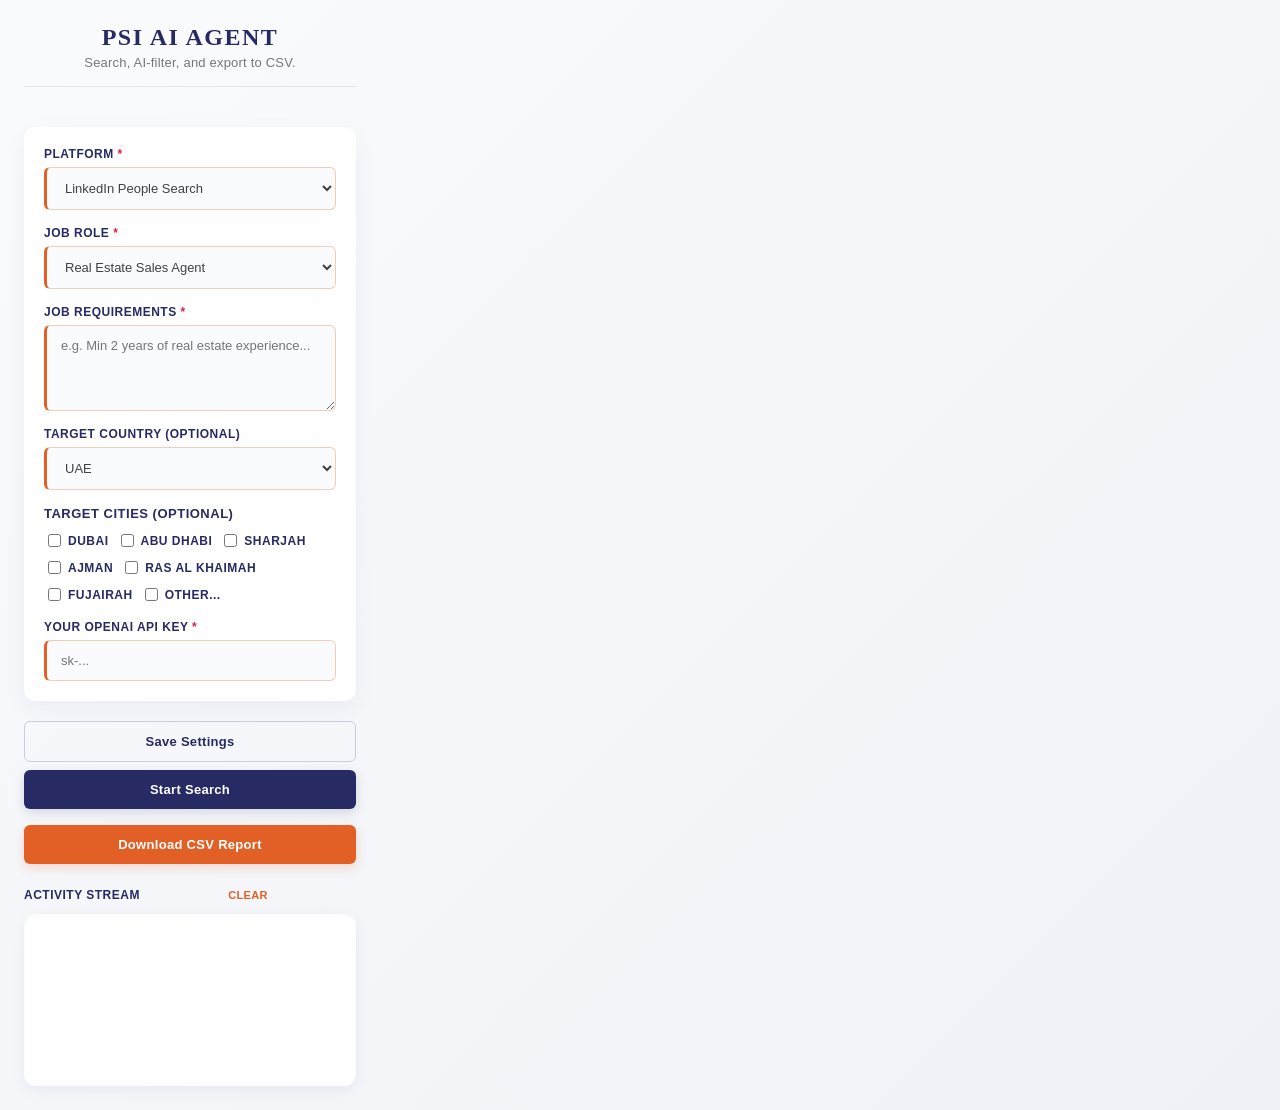
<file: Anti Gravity/LinkedInAgent/popup.html>
<!DOCTYPE html>
<html lang="en">
<head>
  <meta charset="UTF-8">
  <title>LinkedIn AI Recruiter</title>
  <link rel="stylesheet" href="popup.css">
</head>
<body>
  <div class="container">
    <div class="header" style="text-align: center; margin-bottom: 24px;">
      <div>
        <h2 style="margin: 0; padding: 0;">PSI AI Agent</h2>
        <p class="subtitle" style="margin: 4px 0 0 0;">Search, AI-filter, and export to CSV.</p>
      </div>
    </div>

    <div class="form-card">
      <div class="form-group">
        <label for="platformSelect">Platform <span style="color:#e11d48">*</span></label>
        <select id="platformSelect">
          <option value="linkedin">LinkedIn People Search</option>
          <option value="linkedin_jobs">LinkedIn Jobs (Easy Apply Bot)</option>
          <option value="indeed">Indeed Resumes</option>
        </select>
      </div>

      <div class="form-group">
        <label for="role">Job Role <span style="color:#e11d48">*</span></label>
        <select id="role">
          <option value="Real Estate Sales Agent">Real Estate Sales Agent</option>
          <option value="Admin">Admin</option>
          <option value="Sales Agent">Sales Agent</option>
          <option value="Sales Support">Sales Support</option>
          <option value="CRM Analyst">CRM Analyst</option>
          <option value="AI Operations">AI Operations</option>
          <option value="Accountant">Accountant</option>
          <option value="Operation Coordinator">Operation Coordinator</option>
          <option value="Operation Manager">Operation Manager</option>
          <option value="CustomRole">Other (Type Custom Role)...</option>
        </select>
        <input type="text" id="customRole" placeholder="Type custom role here..." style="display:none; margin-top:8px;" />
      </div>

      <div class="form-group">
        <label for="requirements">Job Requirements <span style="color:#e11d48">*</span></label>
        <textarea id="requirements" placeholder="e.g. Min 2 years of real estate experience..." rows="3"></textarea>
      </div>

      <div class="form-group" id="jobAppSettings" style="display:none; background-color: rgba(39,42,99,0.03); padding: 10px; border-radius: 6px; margin-top: 8px; border: 1px solid rgba(39,42,99,0.1);">
        <label style="color:var(--psi-orange); font-size:11px; margin-bottom:8px;">EASY APPLY SETTINGS</label>
        
        <label for="expectedSalary">Expected Salary</label>
        <input type="text" id="expectedSalary" placeholder="e.g. 15000 AED" style="margin-bottom: 8px;" />
        
        <label for="driverLicense" style="margin-top: 0px; margin-bottom: 8px; display: flex; align-items: center; gap: 6px; font-weight: normal; font-size: 13px; color: #4b5563;">
          <input type="checkbox" id="driverLicense" style="width: auto; margin: 0; padding: 0;" />
          Do you have a driver's license?
        </label>

        <label for="cvText" style="margin-top: 4px;">Your CV Content (Text) <span style="color:#e11d48">*</span></label>
        <textarea id="cvText" placeholder="Paste your resume text here so AI can answer job questions..." rows="4"></textarea>
      </div>

      <div class="form-group">
        <label for="countrySelect">Target Country (Optional)</label>
        <select id="countrySelect">
          <option value="UAE">UAE</option>
          <option value="KSA">Saudi Arabia</option>
          <option value="EGY">Egypt</option>
          <option value="QAT">Qatar</option>
          <option value="IND">India</option>
          <option value="USA">United States</option>
          <option value="UK">United Kingdom</option>
          <option value="Anywhere">Anywhere Else / Custom...</option>
        </select>
        <input type="text" id="customCountry" placeholder="Type country name..." style="display:none; margin-top:8px;" />
      </div>

      <div class="form-group" id="cityGroup">
        <label style="color: var(--psi-dark-blue); font-size: 13px;">Target Cities (Optional)</label>
        <div id="cityCheckboxes" style="display: flex; flex-wrap: wrap; gap: 8px; margin-top: 4px;">
           <!-- Populated via JS -->
        </div>
        <input type="text" id="customCity" placeholder="Type custom cities (comma separated)..." style="display:none; margin-top:8px;" />
      </div>

      <div class="form-group" style="display:none;">
        <label for="aiModel">AI Model</label>
        <select id="aiModel">
          <option value="openai">OpenAI API</option>
        </select>
      </div>

      <div class="form-group">
        <label for="apiKey">Your OpenAI API Key <span style="color:#e11d48">*</span></label>
        <input type="password" id="apiKey" placeholder="sk-..." />
      </div>
    </div>

    <div class="button-group" id="primaryActions" style="display:flex; flex-direction:column; gap:8px;">
      <button id="saveSettingsBtn" class="secondary-btn">Save Settings</button>
      
      <div id="primaryStartBtnContainer" style="width:100%;">
         <button id="startBtn" class="primary-btn" style="width:100%;">Start Search</button>
      </div>

      <div id="resumeActions" style="display:none; flex-direction:column; gap:10px; width:100%;">
        <div style="font-size:12px; color:var(--psi-dark-blue); font-weight:700; text-align:center; padding: 4px; border-bottom: 1px solid rgba(39,42,99,0.1);">
          Saved Session: Resume from Page <span id="lblPage" style="color:var(--psi-orange);"></span>?
        </div>
        <div style="display:flex; gap:10px;">
          <button id="resumeBtn" class="primary-btn" style="flex:1; background-color: var(--psi-orange); box-shadow: 0 4px 10px rgba(226, 96, 38, 0.2);">Continue</button>
          <button id="restartBtn" class="secondary-btn" style="flex:1;">Start Over</button>
        </div>
      </div>

      <button id="stopBtn" class="danger-btn" style="display:none; width:100%;">Stop Search</button>
    </div>
    
    <div id="saveConfirm" style="display:none;">Settings Saved!</div>
    
    <div>
      <button id="downloadBtn" class="download-btn">Download CSV Report</button>
    </div>

    <div style="display: flex; justify-content: space-between; align-items: baseline; margin-top: 8px; margin-bottom: -4px;">
      <div class="log-title" style="margin: 0;">Activity Stream</div>
      <button id="clearLogsBtn" style="background: none; border: none; color: var(--psi-orange); font-size: 11px; font-weight: 700; cursor: pointer; padding: 0; text-transform: uppercase;">Clear</button>
    </div>
    <div id="log" class="log-area"></div>
  </div>
  <script src="popup.js"></script>
</body>
</html>
</file>
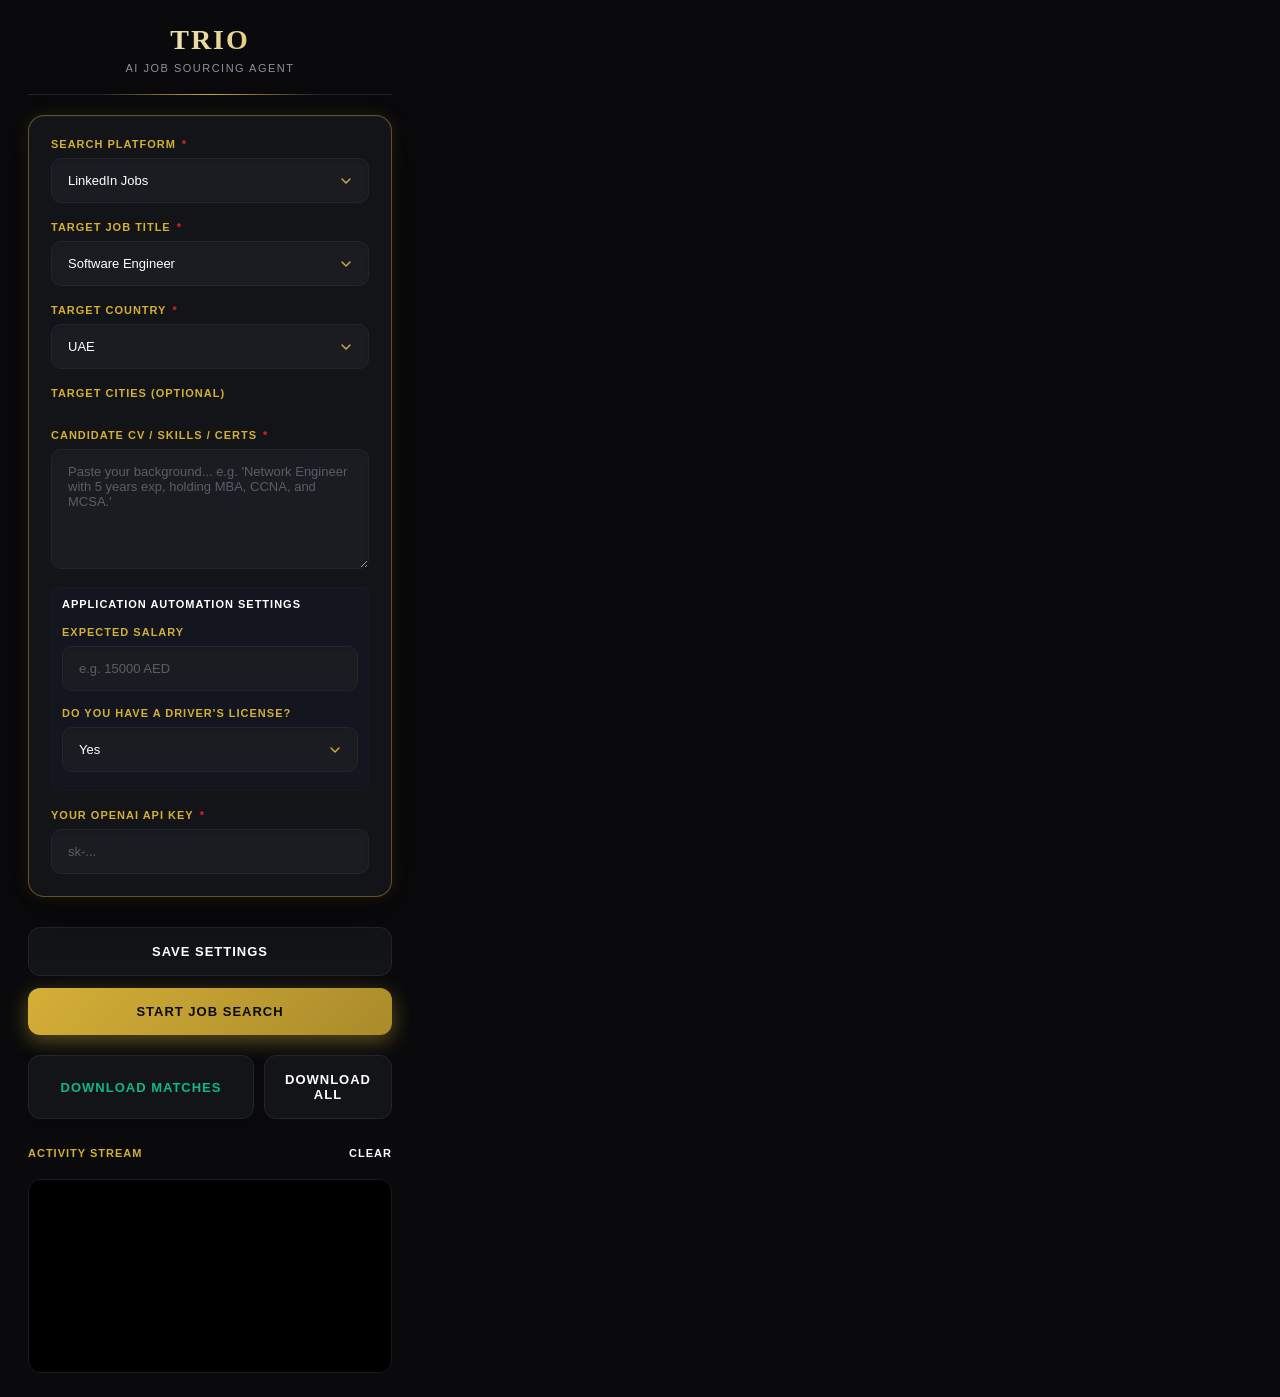
<file: Anti Gravity/TrioAgent/popup.html>
<!DOCTYPE html>
<html lang="en">
<head>
  <meta charset="UTF-8">
  <title>TRIO AI Agent</title>
  <link rel="stylesheet" href="popup.css">
</head>
<body>
  <div class="container">
    <div class="header">
      <h2>TRIO</h2>
      <p class="subtitle">AI Job Sourcing Agent</p>
    </div>

    <div class="form-card">
      <div class="form-group">
        <label for="platformSelect">Search Platform <span style="color:#DC2626">*</span></label>
        <select id="platformSelect">
          <option value="linkedin">LinkedIn Jobs</option>
          <option value="indeed">Indeed Jobs</option>
        </select>
      </div>

      <div class="form-group">
        <label for="role">Target Job Title <span style="color:#DC2626">*</span></label>
        <select id="role">
          <!-- Populated via JS with ~100+ roles -->
        </select>
        <input type="text" id="customRole" placeholder="Type custom target job here..." style="display:none; margin-top:8px;" />
      </div>

      <div class="form-group">
        <label for="countrySelect">Target Country <span style="color:#DC2626">*</span></label>
        <select id="countrySelect">
          <option value="UAE">UAE</option>
          <option value="KSA">Saudi Arabia</option>
          <option value="EGY">Egypt</option>
          <option value="QAT">Qatar</option>
          <option value="IND">India</option>
          <option value="USA">United States</option>
          <option value="UK">United Kingdom</option>
          <option value="Anywhere">Anywhere Else / Custom...</option>
        </select>
        <input type="text" id="customCountry" placeholder="Type country name..." style="display:none; margin-top:8px;" />
      </div>

      <div class="form-group" id="cityGroup">
        <label>Target Cities (Optional)</label>
        <div id="cityCheckboxes" class="checkbox-list">
           <!-- Populated via JS -->
        </div>
        <input type="text" id="customCity" placeholder="Type custom cities (comma separated)..." style="display:none; margin-top:8px;" />
      </div>

      <div class="form-group">
        <label for="cvDetails">Candidate CV / Skills / Certs <span style="color:#DC2626">*</span></label>
        <textarea id="cvDetails" placeholder="Paste your background... e.g. 'Network Engineer with 5 years exp, holding MBA, CCNA, and MCSA.'" rows="4"></textarea>
      </div>

      <div class="form-group" style="background-color: rgba(30, 64, 175, 0.05); padding: 10px; border-radius: 6px; border: 1px solid rgba(30, 64, 175, 0.1);">
        <label style="color:var(--trio-gold); font-size:11px; margin-bottom:8px;">APPLICATION AUTOMATION SETTINGS</label>
        
        <label for="expectedSalary">Expected Salary</label>
        <input type="text" id="expectedSalary" placeholder="e.g. 15000 AED" style="margin-bottom: 8px;" />
        
        <label for="driverLicense">Do you have a driver's license?</label>
        <select id="driverLicense" style="margin-bottom: 8px;">
          <option value="yes">Yes</option>
          <option value="no">No</option>
        </select>
      </div>

      <div class="form-group">
        <label for="apiKey">Your OpenAI API Key <span style="color:#DC2626">*</span></label>
        <input type="password" id="apiKey" placeholder="sk-..." />
      </div>
    </div>

    <div class="button-group" id="primaryActions">
      <button id="saveSettingsBtn" class="secondary-btn">Save Settings</button>
      
      <div id="primaryStartBtnContainer" style="width:100%;">
         <button id="startBtn" class="primary-btn">Start Job Search</button>
      </div>

      <div id="resumeActions" style="display:none; flex-direction:column; gap:10px; width:100%;">
        <div style="font-size:12px; color:var(--trio-blue); font-weight:700; text-align:center; padding: 4px; border-bottom: 1px solid var(--trio-border);">
          Saved Session: Resume Evaluation <span id="lblPage" style="color:var(--trio-gold);"></span>?
        </div>
        <div style="display:flex; gap:10px;">
          <button id="resumeBtn" class="primary-btn" style="flex:1;">Continue</button>
          <button id="restartBtn" class="secondary-btn" style="flex:1;">Start Over</button>
        </div>
      </div>

      <button id="stopBtn" class="danger-btn" style="display:none; width:100%;">Stop Search</button>
    </div>
    
    <div id="saveConfirm" style="display:none;">Settings Saved Successfully!</div>
    
    <div style="display: flex; gap: 10px;">
      <button id="downloadFitsBtn" class="download-btn" title="Download only the AI matches.">Download Matches</button>
      <button id="downloadAllBtn" class="secondary-btn" title="Download every job that was evaluated.">Download All</button>
    </div>

    <div style="display: flex; justify-content: space-between; align-items: baseline; margin-top: 8px;">
      <div class="log-title">Activity Stream</div>
      <button id="clearLogsBtn" style="background: none; border: none; color: var(--trio-blue); font-size: 11px; font-weight: 700; cursor: pointer; padding: 0; text-transform: uppercase;">Clear</button>
    </div>
    <div id="log" class="log-area"></div>
  </div>
  <script src="popup.js"></script>
</body>
</html>
</file>
<file: Anti Gravity/scoring card/styles.css>
:root {
    --bg-darker: #0c0f12;
    --bg-dark: #14181f;
    --bg-card: #1c212a;
    --border-color: #2b323e;
    --text-primary: #f0f4f8;
    --text-secondary: #9aa4b2;
    --accent: #6b8df2;
    --accent-hover: #8ba8f9;
    --success: #3fb950;
    --success-bg: rgba(63, 185, 80, 0.1);
    --warning: #d29922;
    --warning-bg: rgba(210, 153, 34, 0.1);
    --danger: #f85149;
    --danger-bg: rgba(248, 81, 73, 0.1);
    --multiplier-bg: #2d3442;
}

* {
    box-sizing: border-box;
    margin: 0;
    padding: 0;
}

body {
    font-family: 'Inter', -apple-system, sans-serif;
    background-color: var(--bg-darker);
    color: var(--text-primary);
    line-height: 1.5;
}

.text-accent { color: var(--accent); }

/* Layout */
.app-layout {
    display: flex;
    min-height: 100vh;
}

/* Sidebar */
.sidebar {
    width: 300px;
    background-color: var(--bg-dark);
    border-right: 1px solid var(--border-color);
    padding: 1.5rem;
    display: flex;
    flex-direction: column;
    gap: 2rem;
    position: sticky;
    top: 0;
    height: 100vh;
    overflow-y: auto;
}

.sidebar-header h1 {
    font-size: 1.25rem;
    font-weight: 600;
}

.sidebar-header p {
    font-size: 0.85rem;
    color: var(--text-secondary);
}

.sidebar-section h3 {
    font-size: 0.9rem;
    color: var(--text-secondary);
    margin-bottom: 0.75rem;
    text-transform: uppercase;
    letter-spacing: 0.5px;
    display: flex;
    align-items: center;
    gap: 0.5rem;
}

.agent-buttons {
    display: flex;
    flex-direction: column;
    gap: 0.5rem;
    margin-top: 0.5rem;
}

.agent-btn {
    background-color: transparent;
    border: 1px solid var(--border-color);
    color: var(--text-primary);
    padding: 0.75rem 1rem;
    border-radius: 6px;
    text-align: left;
    cursor: pointer;
    font-weight: 500;
    transition: all 0.2s;
}

.agent-btn:hover {
    background-color: rgba(255, 255, 255, 0.05);
}

.agent-btn.active {
    background-color: rgba(107, 141, 242, 0.15);
    border-color: var(--accent);
    color: var(--accent);
}

/* Inputs & Forms */
.input-group {
    display: flex;
    flex-direction: column;
    gap: 0.4rem;
    margin-bottom: 1rem;
}

.input-group label {
    font-size: 0.8rem;
    color: var(--text-secondary);
}

input[type="text"], select, textarea {
    background-color: var(--bg-card);
    border: 1px solid var(--border-color);
    color: var(--text-primary);
    padding: 0.6rem 0.75rem;
    border-radius: 6px;
    font-family: inherit;
    font-size: 0.9rem;
    width: 100%;
    outline: none;
    transition: border-color 0.2s;
}

input:focus, select:focus, textarea:focus {
    border-color: var(--accent);
}

textarea {
    resize: vertical;
    min-height: 80px;
}

/* Badges & Buttons */
.status-badge {
    display: inline-block;
    padding: 0.2rem 0.5rem;
    border-radius: 4px;
    font-size: 0.75rem;
    font-weight: 500;
    margin-bottom: 1rem;
}

.status-badge.error { background-color: var(--danger-bg); color: var(--danger); }
.status-badge.success { background-color: var(--success-bg); color: var(--success); }

.btn {
    cursor: pointer;
    border: none;
    border-radius: 6px;
    font-weight: 500;
    font-size: 0.9rem;
    padding: 0.6rem 1rem;
    transition: all 0.2s;
    font-family: inherit;
}

.btn.primary {
    background-color: var(--accent);
    color: #fff;
}

.btn.primary:hover { background-color: var(--accent-hover); }

.btn.secondary {
    background-color: var(--bg-card);
    border: 1px solid var(--border-color);
    color: var(--text-primary);
}

.btn.secondary:hover { background-color: rgba(255, 255, 255, 0.1); }

.btn.small { padding: 0.4rem 0.75rem; font-size: 0.8rem; }
.btn.large { padding: 0.8rem 1.5rem; font-size: 1rem; width: 100%; }

/* Main Content Area */
.main-content {
    flex: 1;
    display: flex;
    flex-direction: column;
    background-color: var(--bg-darker);
    position: relative;
    max-height: 100vh;
    overflow-y: auto;
}

/* Sticky Live Score Header */
.score-sticky-header {
    position: sticky;
    top: 0;
    z-index: 100;
    background-color: rgba(20, 24, 31, 0.85);
    backdrop-filter: blur(12px);
    -webkit-backdrop-filter: blur(12px);
    border-bottom: 1px solid var(--border-color);
    padding: 1rem 2.5rem;
    display: flex;
    flex-direction: column;
    gap: 0.5rem;
}

.live-score-title {
    font-size: 0.85rem;
    color: var(--text-secondary);
    text-transform: uppercase;
    letter-spacing: 0.5px;
    font-weight: 600;
}

.score-grid {
    display: flex;
    gap: 2rem;
}

.score-box {
    display: flex;
    flex-direction: column;
}

.score-label {
    font-size: 0.8rem;
    color: var(--text-secondary);
}

.score-value {
    font-size: 1.5rem;
    font-weight: 700;
    color: var(--text-primary);
}

.grade-box {
    margin-left: auto;
    text-align: right;
}

.score-eval {
    font-size: 1.5rem;
    font-weight: 700;
}
.score-eval.pass { color: var(--success); }
.score-eval.review { color: var(--warning); }
.score-eval.fail { color: var(--danger); }

/* Form Container */
.form-container {
    padding: 2.5rem;
    max-width: 900px;
    margin: 0 auto;
    width: 100%;
}

/* Question Cards */
.question-card {
    background-color: var(--bg-card);
    border: 1px solid var(--border-color);
    border-radius: 8px;
    padding: 1.5rem;
    margin-bottom: 1.5rem;
}

.question-header {
    display: flex;
    gap: 1rem;
    margin-bottom: 1.25rem;
}

.multiplier {
    background-color: var(--multiplier-bg);
    color: var(--text-secondary);
    padding: 0.2rem 0.5rem;
    border-radius: 4px;
    font-family: monospace;
    font-size: 0.85rem;
    height: fit-content;
}

.question-header h3 {
    font-size: 1.1rem;
    font-weight: 600;
    margin-bottom: 0.2rem;
}

.question-header p {
    font-size: 0.9rem;
    color: var(--text-secondary);
}

.options-row {
    display: flex;
    flex-wrap: wrap;
    gap: 0.75rem;
}

.radio-card {
    flex: 1;
    min-width: 140px;
    background-color: var(--bg-dark);
    border: 1px solid var(--border-color);
    border-radius: 6px;
    padding: 0.8rem 1rem;
    display: flex;
    align-items: center;
    gap: 0.5rem;
    cursor: pointer;
    font-size: 0.9rem;
    transition: all 0.2s;
}

.radio-card:hover {
    border-color: rgba(255,255,255,0.2);
}

.radio-card:has(input[type="radio"]:checked) {
    background-color: rgba(107, 141, 242, 0.1);
    border-color: var(--accent);
    color: var(--accent);
}

input[type="radio"] {
    accent-color: var(--accent);
}

.notes-section {
    display: grid;
    grid-template-columns: 1fr 1fr;
    gap: 1rem;
    margin-top: 1.25rem;
}

/* Tag Audit Section */
.tag-audit-section {
    margin-top: 1.5rem;
    padding-top: 1.5rem;
    border-top: 1px solid var(--border-color);
}

.audit-hint {
    font-size: 0.8rem;
    color: var(--text-secondary);
    margin-bottom: 0.75rem;
}

.tag-list {
    display: flex;
    flex-wrap: wrap;
    gap: 0.5rem;
    margin-bottom: 1rem;
}

.tag-cycle-btn {
    display: flex;
    align-items: center;
    gap: 0.5rem;
    padding: 0.4rem 0.75rem;
    border-radius: 16px;
    border: 1px solid transparent;
    cursor: pointer;
    font-size: 0.85rem;
    font-family: inherit;
    font-weight: 500;
}

.tag-cycle-btn.unreviewed {
    background-color: var(--bg-dark);
    border-color: var(--border-color);
    color: var(--text-secondary);
}
.tag-cycle-btn.correct { background-color: var(--success-bg); color: var(--success); border-color: rgba(63, 185, 80, 0.3); }
.tag-cycle-btn.missed { background-color: var(--warning-bg); color: var(--warning); border-color: rgba(210, 153, 34, 0.3); }
.tag-cycle-btn.hallucinated { background-color: var(--danger-bg); color: var(--danger); border-color: rgba(248, 81, 73, 0.3); }

.add-tag-form {
    display: flex;
    gap: 0.5rem;
    margin-bottom: 1rem;
}

.add-tag-form input { flex: 1; max-width: 250px; }

/* Memory Table */
.memory-audit-section {
    margin-top: 1.5rem;
    padding-top: 1.5rem;
    border-top: 1px solid var(--border-color);
}

.memory-table {
    width: 100%;
    border-collapse: collapse;
    font-size: 0.9rem;
}

.memory-table th {
    text-align: left;
    color: var(--text-secondary);
    font-weight: 500;
    padding-bottom: 0.75rem;
    border-bottom: 1px solid var(--border-color);
}

.memory-table td {
    padding: 0.75rem 0;
    border-bottom: 1px solid var(--bg-dark);
}

.memory-table input, .memory-table select {
    padding: 0.4rem;
    font-size: 0.85rem;
    margin: 0;
}

/* Submit Section */
.submit-section {
    margin-top: 3rem;
    padding-top: 2rem;
    border-top: 1px solid var(--border-color);
    text-align: center;
    padding-bottom: 4rem;
}

.submit-hint {
    font-size: 0.85rem;
    color: var(--text-secondary);
    margin-top: 1rem;
    max-width: 600px;
    margin-left: auto;
    margin-right: auto;
}
</file>
<file: Anti Gravity/LinkedInAgent/popup.css>
/* Luxury PSI Brand Design */
:root {
  --psi-dark-blue: #272A63;
  --psi-orange: #E26026;
  --psi-charcoal: #414042;
  --psi-white: #ffffff;
}

body {
  font-family: -apple-system, BlinkMacSystemFont, "Segoe UI", Roboto, Helvetica, Arial, sans-serif;
  width: 380px;
  margin: 0;
  padding: 0;
  /* Luxury soft gradient background */
  background: linear-gradient(135deg, #fafbfd 0%, #eef1f6 100%);
  color: var(--psi-charcoal);
  -webkit-font-smoothing: antialiased;
}

.container {
  display: flex;
  flex-direction: column;
  padding: 24px;
  gap: 16px;
}

/* Elegant Header */
.header {
  display: flex;
  align-items: center;
  justify-content: center;
  text-align: center;
  padding-bottom: 16px;
  border-bottom: 1px solid rgba(39, 42, 99, 0.1);
}

h2 {
  margin: 0;
  font-size: 24px;
  font-family: 'Playfair Display', 'Didot', 'Georgia', serif;
  color: var(--psi-dark-blue);
  font-weight: 700;
  letter-spacing: 1.5px;
  text-transform: uppercase;
}

.subtitle {
  margin: 6px 0 0 0;
  font-size: 13px;
  color: var(--psi-charcoal);
  opacity: 0.7;
  font-weight: 400;
  letter-spacing: 0.2px;
}

/* Form Layout */
.form-card {
  background: var(--psi-white);
  padding: 20px;
  border-radius: 12px;
  box-shadow: 0 8px 24px rgba(39, 42, 99, 0.05); /* Very soft luxury shadow */
  display: flex;
  flex-direction: column;
  gap: 16px;
}

.form-group {
  display: flex;
  flex-direction: column;
  gap: 6px;
}

label {
  font-size: 12px;
  font-weight: 700;
  color: var(--psi-dark-blue);
  letter-spacing: 0.5px;
  text-transform: uppercase;
}

input, select, textarea {
  padding: 12px 14px;
  border: 1px solid rgba(226, 96, 38, 0.3); /* Subtle orange border */
  border-left: 3px solid var(--psi-orange); /* Stronger orange accent on the left */
  border-radius: 6px;
  font-size: 13px;
  background-color: #fafbfc;
  color: var(--psi-charcoal);
  transition: all 0.25s ease;
  font-family: inherit;
}

input:focus, select:focus, textarea:focus {
  outline: none;
  background-color: var(--psi-white);
  border-color: var(--psi-orange);
  box-shadow: 0 0 0 3px rgba(226, 96, 38, 0.1);
}

textarea {
  resize: vertical;
  min-height: 60px;
}

/* Buttons */
.button-group {
  display: flex;
  gap: 10px;
  margin-top: 4px;
}

button {
  padding: 12px 16px;
  border: none;
  border-radius: 6px;
  font-size: 13px;
  font-weight: 600;
  cursor: pointer;
  transition: all 0.2s ease;
  flex: 1;
  letter-spacing: 0.3px;
}

.primary-btn {
  background-color: var(--psi-dark-blue);
  color: var(--psi-white);
  box-shadow: 0 4px 12px rgba(39, 42, 99, 0.15);
}

.primary-btn:hover {
  background-color: #1e204c;
  transform: translateY(-2px);
  box-shadow: 0 6px 16px rgba(39, 42, 99, 0.2);
}

.secondary-btn {
  background-color: transparent;
  color: var(--psi-dark-blue);
  border: 1px solid rgba(39, 42, 99, 0.2);
}

.secondary-btn:hover {
  background-color: rgba(39, 42, 99, 0.05);
}

.danger-btn {
  background-color: #fff0f0;
  color: #e11d48;
}

.danger-btn:hover {
  background-color: #ffe4e6;
}

.download-btn {
  background-color: var(--psi-orange);
  color: white;
  width: 100%;
  box-shadow: 0 4px 12px rgba(226, 96, 38, 0.2);
}

.download-btn:hover {
  background-color: #cc5420;
  transform: translateY(-2px);
  box-shadow: 0 6px 16px rgba(226, 96, 38, 0.25);
}

#saveConfirm {
  color: var(--psi-orange);
  font-size: 12px;
  font-weight: 600;
  text-align: center;
  margin-top: -8px;
  margin-bottom: 4px;
}

/* Activity Stream (Replaces Robotic Terminal) */
.log-title {
  font-size: 12px;
  font-weight: 700;
  color: var(--psi-dark-blue);
  text-transform: uppercase;
  margin-top: 8px;
  margin-bottom: -4px;
  letter-spacing: 0.5px;
}

.log-area {
  background: var(--psi-white);
  border-radius: 12px;
  padding: 16px;
  height: 140px;
  overflow-y: auto;
  box-shadow: inset 0 2px 6px rgba(0,0,0,0.02), 0 4px 16px rgba(39, 42, 99, 0.06);
  display: flex;
  flex-direction: column;
  gap: 10px;
}

.log-item {
  display: flex;
  align-items: flex-start;
  gap: 10px;
  font-size: 12.5px;
  line-height: 1.4;
  color: var(--psi-charcoal);
  animation: fadeIn 0.4s cubic-bezier(0.16, 1, 0.3, 1);
}

.log-dot {
  width: 8px;
  height: 8px;
  border-radius: 50%;
  background-color: var(--psi-orange);
  margin-top: 5px;
  flex-shrink: 0;
  box-shadow: 0 0 0 2px rgba(226, 96, 38, 0.2);
}

@keyframes fadeIn {
  from { opacity: 0; transform: translateY(6px); }
  to { opacity: 1; transform: translateY(0); }
}

.log-area::-webkit-scrollbar {
  width: 4px;
}
.log-area::-webkit-scrollbar-track {
  background: transparent;
}
.log-area::-webkit-scrollbar-thumb {
  background: rgba(39, 42, 99, 0.2);
  border-radius: 4px;
}
</file>
<file: Anti Gravity/TrioAgent/popup.css>
/* TRIO Ultra-Modern Luxury Dark Theme */
:root {
  --tbg-main: #0a0a0c;         /* Deep rich black */
  --tbg-surface: #131418;      /* Slightly elevated surface */
  --tbg-input: #1b1c22;        /* Input fields background */
  
  --tac-gold: #D4AF37;         /* Luxury Gold */
  --tac-gold-glow: rgba(212, 175, 55, 0.4);
  --tac-emerald: #10B981;      /* Success emerald */
  --tac-emerald-glow: rgba(16, 185, 129, 0.3);
  
  --txt-main: #FFFFFF;
  --txt-muted: #8e919e;
  
  --tborder: #23252d;          /* Soft border for depth */
}

body {
  font-family: "Inter", -apple-system, BlinkMacSystemFont, "Segoe UI", Roboto, sans-serif;
  width: 420px;
  margin: 0;
  padding: 0;
  background-color: var(--tbg-main);
  color: var(--txt-main);
  -webkit-font-smoothing: antialiased;
}

.container {
  display: flex;
  flex-direction: column;
  padding: 24px 28px;
  gap: 20px;
}

/* Header Redesign */
.header {
  text-align: center;
  padding-bottom: 20px;
  border-bottom: 1px solid var(--tborder);
  position: relative;
}

.header::after {
  content: "";
  position: absolute;
  bottom: -1px;
  left: 20%;
  width: 60%;
  height: 1px;
  background: linear-gradient(90deg, transparent, var(--tac-gold), transparent);
}

h2 {
  margin: 0;
  font-size: 28px;
  font-family: 'Cinzel', 'Playfair Display', serif;
  background: linear-gradient(to right, #fff, var(--tac-gold));
  -webkit-background-clip: text;
  -webkit-text-fill-color: transparent;
  font-weight: 800;
  letter-spacing: 2px;
}

.subtitle {
  margin: 6px 0 0 0;
  font-size: 11px;
  color: var(--txt-muted);
  font-weight: 500;
  letter-spacing: 1.5px;
  text-transform: uppercase;
}

/* Glassmorphic Form Card */
.form-card {
  background: var(--tbg-surface);
  padding: 22px;
  border-radius: 16px;
  box-shadow: 0 10px 40px rgba(0, 0, 0, 0.5), inset 0 1px 0 rgba(255, 255, 255, 0.05), 0 0 15px rgba(212, 175, 55, 0.15);
  border: 1px solid var(--tac-gold-glow);
  display: flex;
  flex-direction: column;
  gap: 18px;
  position: relative;
  overflow: hidden;
}

.form-group {
  display: flex;
  flex-direction: column;
  gap: 8px;
}

label {
  font-size: 11px;
  font-weight: 600;
  color: var(--tac-gold);
  letter-spacing: 1px;
  text-transform: uppercase;
  display: flex;
  align-items: center;
  gap: 6px;
}

input, select, textarea {
  padding: 14px 16px;
  border: 1px solid var(--tborder);
  border-radius: 10px;
  font-size: 13px;
  background-color: var(--tbg-input);
  color: var(--txt-main);
  transition: all 0.3s cubic-bezier(0.16, 1, 0.3, 1);
  font-family: inherit;
  box-shadow: inset 0 2px 4px rgba(0,0,0,0.1);
}

input::placeholder, textarea::placeholder {
  color: #5a5c68;
}

input:focus, select:focus, textarea:focus {
  outline: none;
  background-color: var(--tbg-surface);
  border-color: var(--tac-gold);
  box-shadow: 0 0 0 4px rgba(212, 175, 55, 0.1);
}

/* Custom dropdown arrow for selects */
select {
  appearance: none;
  background-image: url("data:image/svg+xml;charset=UTF-8,%3Csvg xmlns='http://www.w3.org/2000/svg' viewBox='0 0 24 24' fill='none' stroke='%23D4AF37' stroke-width='2' stroke-linecap='round' stroke-linejoin='round'%3E%3Cpolyline points='6 9 12 15 18 9'%3E%3C/polyline%3E%3C/svg%3E");
  background-repeat: no-repeat;
  background-position: right 14px center;
  background-size: 16px;
}

textarea {
  resize: vertical;
  min-height: 90px;
}

/* Checkboxes */
.checkbox-list {
  display: flex;
  flex-wrap: wrap;
  gap: 10px;
  margin-top: 4px;
}
.checkbox-list label {
  text-transform: none;
  font-size: 12.5px;
  font-weight: 500;
  display: flex;
  align-items: center;
  gap: 6px;
  color: var(--txt-main);
  background: var(--tbg-input);
  padding: 6px 12px;
  border-radius: 20px;
  border: 1px solid var(--tborder);
  cursor: pointer;
  transition: all 0.2s;
}

.checkbox-list label:hover {
  border-color: rgba(212, 175, 55, 0.5);
}

.checkbox-list input[type="checkbox"] {
  width: 0;
  height: 0;
  padding: 0;
  margin: 0;
  opacity: 0;
  position: absolute;
}

.checkbox-list label:has(input[type="checkbox"]:checked) {
  border-color: var(--tac-gold);
  background: rgba(212, 175, 55, 0.15);
  box-shadow: 0 0 12px rgba(212, 175, 55, 0.3);
  color: var(--tac-gold);
}

/* Buttons */
.button-group {
  display: flex;
  flex-direction: column;
  gap: 12px;
  margin-top: 10px;
}

button {
  padding: 16px 20px;
  border: none;
  border-radius: 12px;
  font-size: 13px;
  font-weight: 700;
  cursor: pointer;
  transition: all 0.3s cubic-bezier(0.16, 1, 0.3, 1);
  letter-spacing: 1px;
  text-transform: uppercase;
}

.primary-btn {
  background: linear-gradient(135deg, var(--tac-gold) 0%, #aa8b2b 100%);
  color: var(--tbg-main);
  box-shadow: 0 6px 20px var(--tac-gold-glow);
  width: 100%;
}

.primary-btn:hover {
  transform: translateY(-2px);
  box-shadow: 0 8px 25px rgba(212, 175, 55, 0.6);
  background: linear-gradient(135deg, #e6c148 0%, #b8972e 100%);
}

.secondary-btn {
  background-color: var(--tbg-surface);
  color: var(--txt-main);
  border: 1px solid var(--tborder);
}

.secondary-btn:hover {
  background-color: var(--tbg-input);
  border-color: var(--tac-gold);
}

.danger-btn {
  background-color: rgba(220, 38, 38, 0.1);
  color: #ef4444;
  border: 1px solid rgba(220, 38, 38, 0.2);
}

.danger-btn:hover {
  background-color: rgba(220, 38, 38, 0.2);
}

.download-btn {
  background-color: var(--tbg-surface);
  color: var(--tac-emerald);
  border: 1px solid var(--tborder);
  box-shadow: 0 4px 15px rgba(0,0,0,0.2);
  width: 100%;
}

.download-btn:hover {
  border-color: var(--tac-emerald);
  box-shadow: 0 4px 20px var(--tac-emerald-glow);
}

#saveConfirm {
  color: var(--tac-emerald);
  font-size: 12px;
  font-weight: 600;
  text-align: center;
  margin-top: -6px;
  margin-bottom: 6px;
}

/* Console Streaming Log */
.log-header {
  display: flex;
  justify-content: space-between;
  align-items: center;
  margin-top: 10px;
}

.log-title {
  font-size: 11px;
  font-weight: 700;
  color: var(--tac-gold);
  text-transform: uppercase;
  letter-spacing: 1px;
}

.log-area {
  background: #000000;
  border-radius: 12px;
  padding: 16px;
  height: 160px;
  overflow-y: auto;
  box-shadow: inset 0 4px 12px rgba(0,0,0,0.8);
  display: flex;
  flex-direction: column;
  gap: 12px;
  border: 1px solid #1a1b1f;
}

.log-item {
  display: flex;
  align-items: flex-start;
  gap: 12px;
  font-size: 12.5px;
  line-height: 1.5;
  color: #a0a3b1;
  font-family: "JetBrains Mono", "Fira Code", monospace;
  animation: fadeIn 0.3s ease-out;
}

.log-item .high-contrast {
  color: #FFFFFF;
}

.log-dot {
  width: 8px;
  height: 8px;
  border-radius: 50%;
  background-color: var(--tac-gold);
  margin-top: 6px;
  flex-shrink: 0;
  box-shadow: 0 0 6px var(--tac-gold-glow);
}

@keyframes fadeIn {
  from { opacity: 0; transform: translateY(5px); }
  to { opacity: 1; transform: translateY(0); }
}

.log-area::-webkit-scrollbar {
  width: 6px;
}
.log-area::-webkit-scrollbar-track {
  background: #0a0a0c;
  border-radius: 4px;
}
.log-area::-webkit-scrollbar-thumb {
  background: #2a2c35;
  border-radius: 4px;
}
</file>
